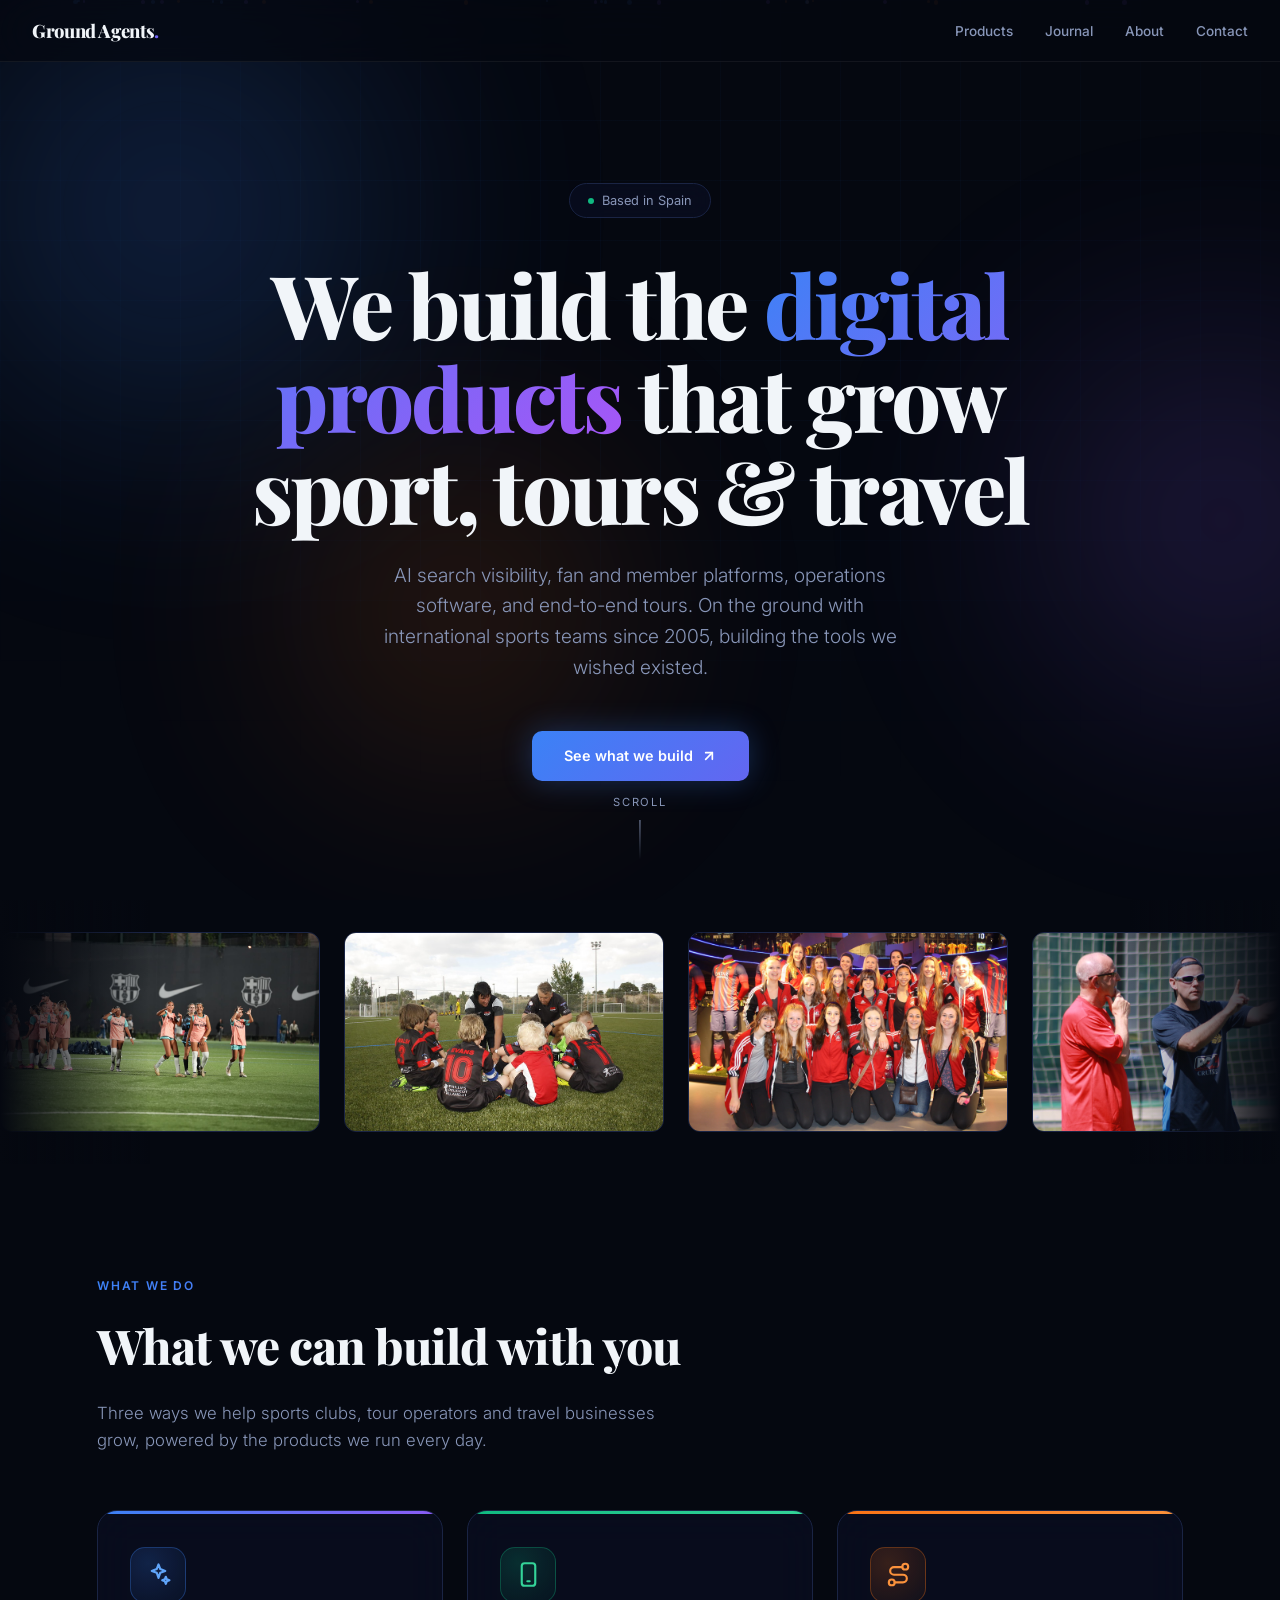
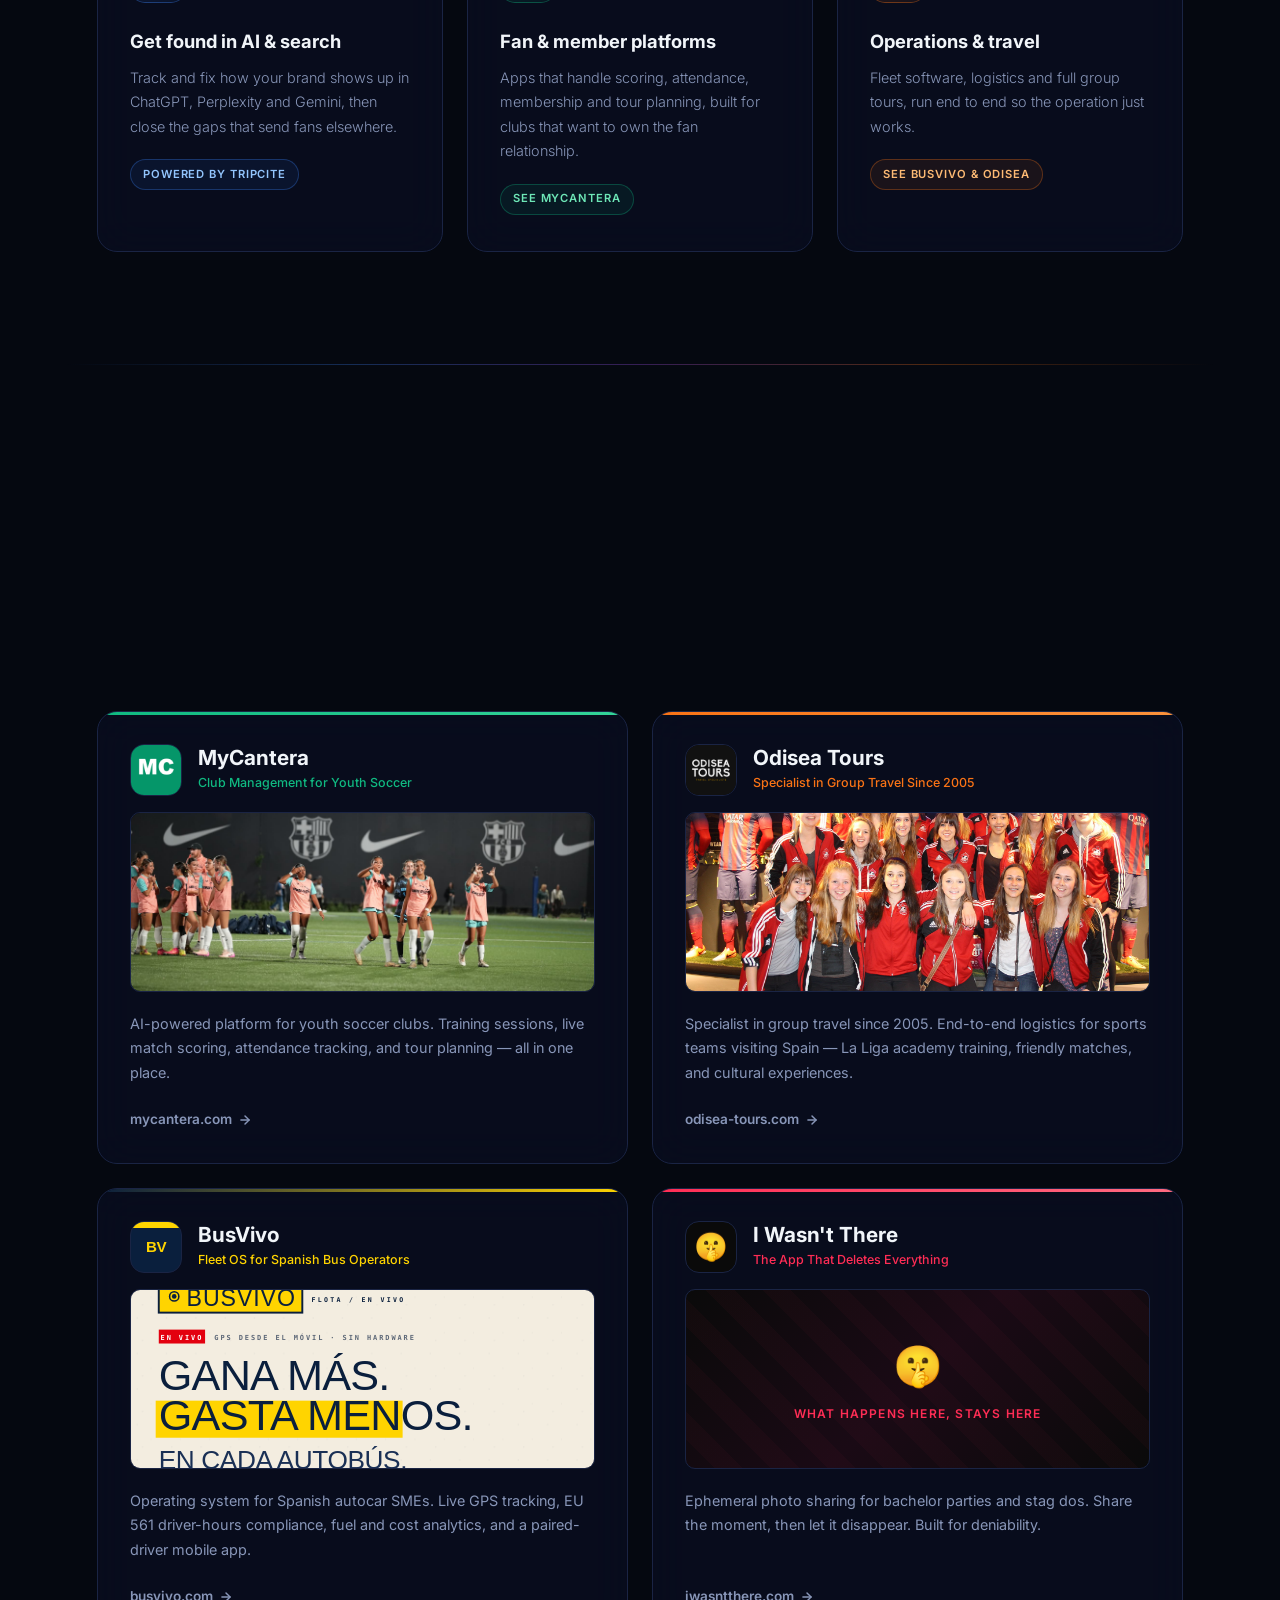
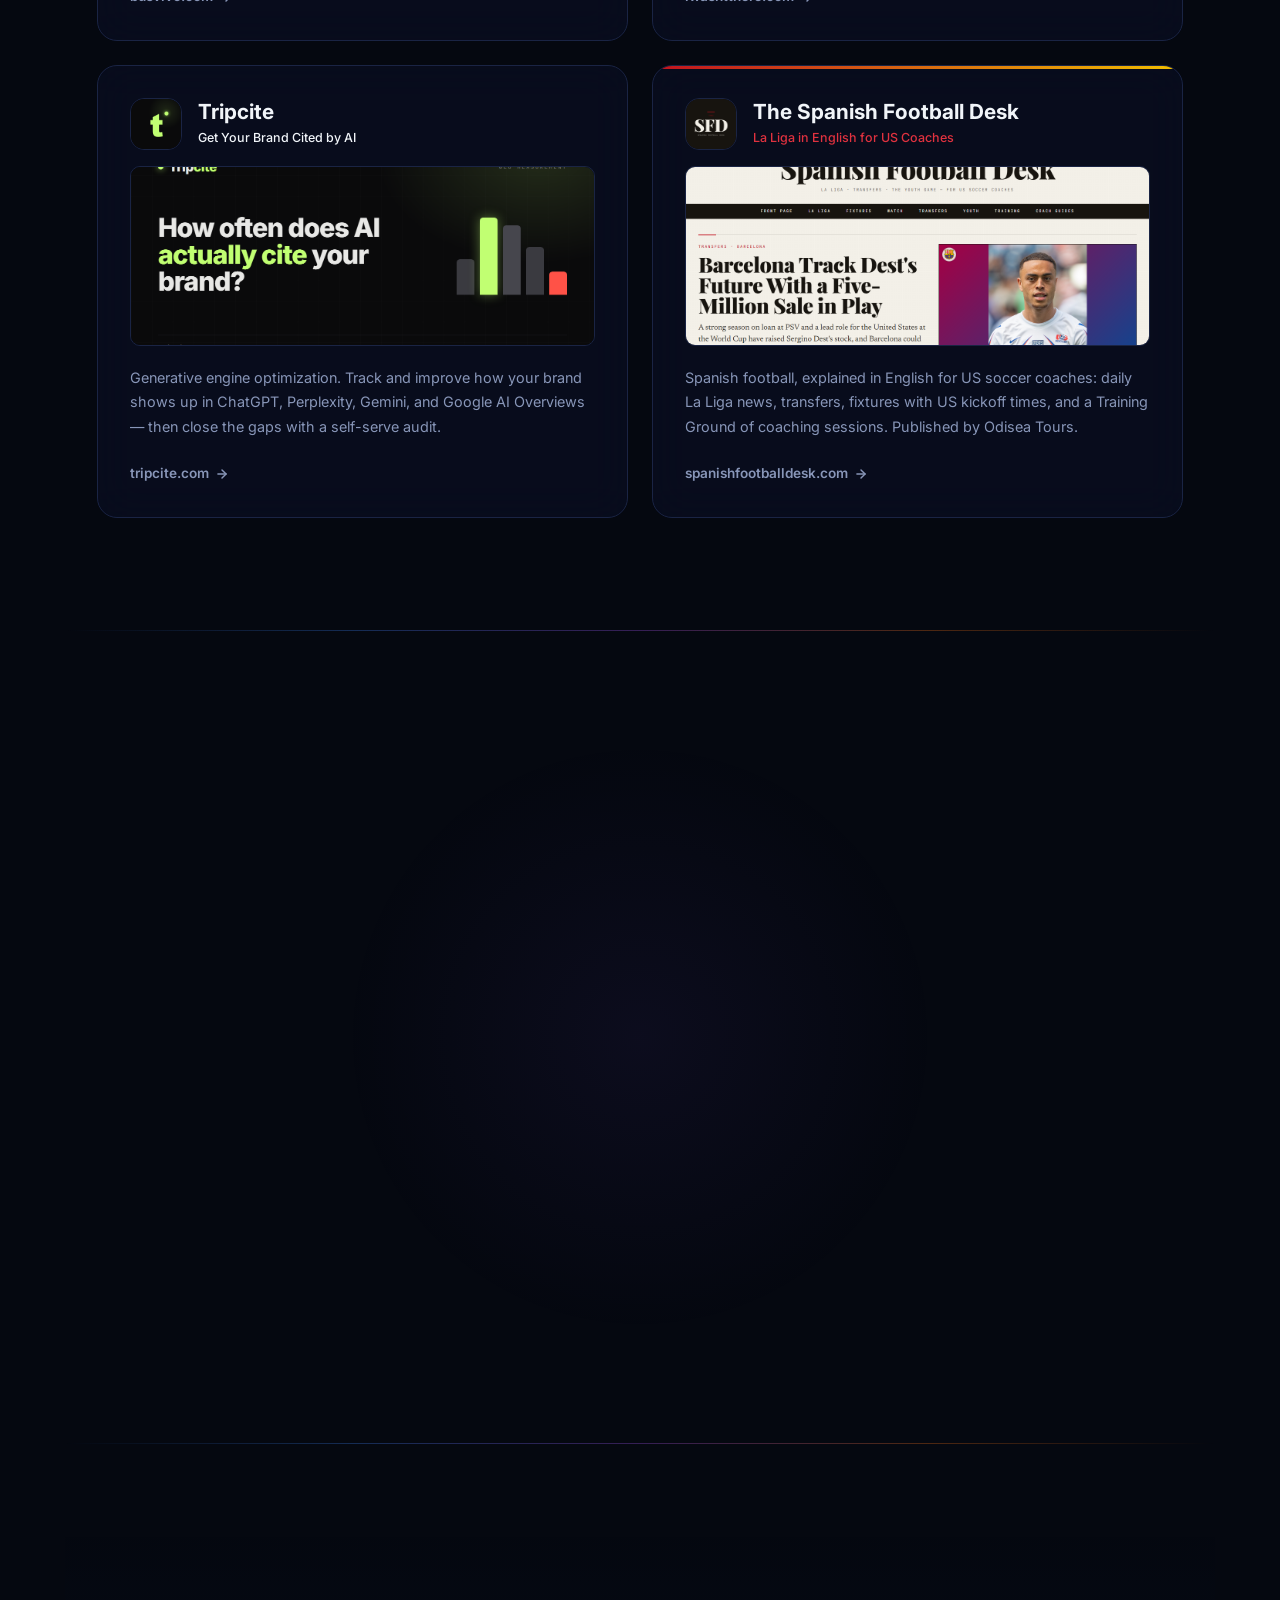
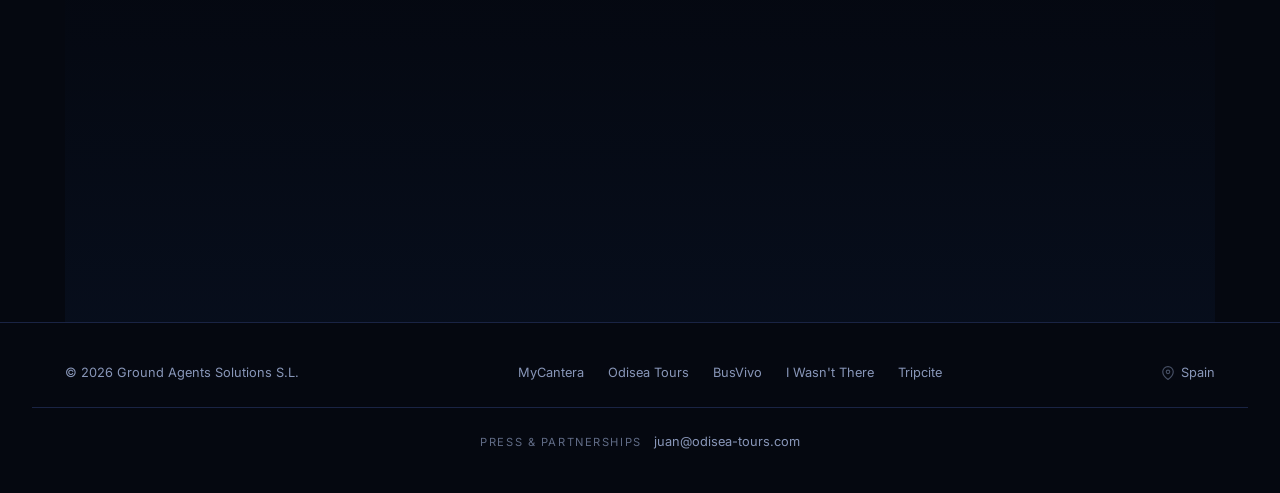
<file: index.html>
<!DOCTYPE html>
<html lang="en">
<head>
  <meta charset="UTF-8">
  <meta name="viewport" content="width=device-width, initial-scale=1.0">
  <title>Ground Agents Solutions S.L. — We Build Digital Products for Sport & Travel</title>
  <meta name="description" content="We build the digital products that grow sports clubs, tour operators and travel businesses. AI search visibility, fan platforms, operations software and tours. On the ground since 2005.">
  <meta property="og:title" content="Ground Agents Solutions S.L.">
  <meta property="og:description" content="Product builders for sport and travel. On the ground since 2005.">
  <meta property="og:type" content="website">
  <link rel="icon" href="data:image/svg+xml,<svg xmlns='http://www.w3.org/2000/svg' viewBox='0 0 100 100'><text y='.9em' font-size='90'>G</text></svg>">
  <link rel="preconnect" href="https://fonts.googleapis.com">
  <link rel="preconnect" href="https://fonts.gstatic.com" crossorigin>
  <link href="https://fonts.googleapis.com/css2?family=Inter:wght@300;400;500;600;700;800&family=Playfair+Display:wght@600;700;800&display=swap" rel="stylesheet">
  <style>
    *, *::before, *::after { margin: 0; padding: 0; box-sizing: border-box; }

    :root {
      --bg: #050810;
      --surface: #0a1025;
      --surface-2: #111833;
      --border: #1a2444;
      --text: #f1f5f9;
      --text-muted: #8896b8;
      --accent: #3b82f6;
    }

    html { scroll-behavior: smooth; }

    body {
      font-family: 'Inter', -apple-system, BlinkMacSystemFont, sans-serif;
      background: var(--bg);
      color: var(--text);
      line-height: 1.6;
      -webkit-font-smoothing: antialiased;
      overflow-x: hidden;
    }

    /* ── ANIMATED BACKGROUND ── */
    .bg-mesh {
      position: fixed;
      top: 0; left: 0; right: 0; bottom: 0;
      z-index: 0;
      pointer-events: none;
      overflow: hidden;
    }

    .bg-mesh .orb {
      position: absolute;
      border-radius: 50%;
      filter: blur(120px);
      opacity: 0.3;
      animation: float 20s ease-in-out infinite;
    }

    .bg-mesh .orb-1 {
      width: 600px; height: 600px;
      background: radial-gradient(circle, #3b82f6 0%, transparent 70%);
      top: -10%; left: -10%;
      animation-delay: 0s;
    }

    .bg-mesh .orb-2 {
      width: 500px; height: 500px;
      background: radial-gradient(circle, #8b5cf6 0%, transparent 70%);
      top: 30%; right: -15%;
      animation-delay: -7s;
      animation-duration: 25s;
    }

    .bg-mesh .orb-3 {
      width: 400px; height: 400px;
      background: radial-gradient(circle, #f97316 0%, transparent 70%);
      bottom: 10%; left: 20%;
      animation-delay: -14s;
      animation-duration: 22s;
    }

    @keyframes float {
      0%, 100% { transform: translate(0, 0) scale(1); }
      25% { transform: translate(80px, -60px) scale(1.1); }
      50% { transform: translate(-40px, 80px) scale(0.9); }
      75% { transform: translate(60px, 40px) scale(1.05); }
    }

    /* Grid overlay */
    .bg-grid {
      position: fixed;
      top: 0; left: 0; right: 0; bottom: 0;
      z-index: 0;
      pointer-events: none;
      background-image:
        linear-gradient(rgba(59, 130, 246, 0.03) 1px, transparent 1px),
        linear-gradient(90deg, rgba(59, 130, 246, 0.03) 1px, transparent 1px);
      background-size: 60px 60px;
      mask-image: radial-gradient(ellipse 80% 60% at 50% 30%, black 30%, transparent 100%);
    }

    /* ── NAV ── */
    nav {
      position: fixed;
      top: 0; left: 0; right: 0;
      z-index: 100;
      padding: 1rem 2rem;
      background: rgba(5, 8, 16, 0.7);
      backdrop-filter: blur(24px);
      -webkit-backdrop-filter: blur(24px);
      border-bottom: 1px solid rgba(255,255,255,0.06);
      display: flex;
      justify-content: space-between;
      align-items: center;
    }

    .nav-logo {
      font-family: 'Playfair Display', serif;
      font-size: 1.15rem;
      font-weight: 800;
      letter-spacing: -0.02em;
    }

    .nav-logo span {
      background: linear-gradient(135deg, #3b82f6, #8b5cf6);
      -webkit-background-clip: text;
      -webkit-text-fill-color: transparent;
      background-clip: text;
    }

    .nav-links {
      display: flex;
      gap: 2rem;
      list-style: none;
    }

    .nav-links a {
      color: var(--text-muted);
      text-decoration: none;
      font-size: 0.85rem;
      font-weight: 500;
      transition: color 0.2s;
    }

    .nav-links a:hover { color: var(--text); }

    /* ── CONTENT WRAPPER ── */
    .content { position: relative; z-index: 1; }

    /* ── HERO ── */
    .hero {
      min-height: 100vh;
      display: flex;
      flex-direction: column;
      justify-content: center;
      align-items: center;
      text-align: center;
      padding: 8rem 2rem 4rem;
      position: relative;
    }

    /* Floating particles */
    .particles {
      position: absolute;
      inset: 0;
      overflow: hidden;
      pointer-events: none;
    }

    .particle {
      position: absolute;
      width: 3px; height: 3px;
      background: rgba(59, 130, 246, 0.5);
      border-radius: 50%;
      animation: rise linear infinite;
    }

    @keyframes rise {
      0% { transform: translateY(100vh) scale(0); opacity: 0; }
      10% { opacity: 1; }
      90% { opacity: 1; }
      100% { transform: translateY(-10vh) scale(1); opacity: 0; }
    }

    .hero-badge {
      display: inline-flex;
      align-items: center;
      gap: 0.5rem;
      padding: 0.4rem 1.1rem;
      border: 1px solid var(--border);
      border-radius: 100px;
      font-size: 0.8rem;
      color: var(--text-muted);
      margin-bottom: 2.5rem;
      background: rgba(10, 16, 37, 0.6);
      backdrop-filter: blur(10px);
    }

    .hero-badge .dot {
      width: 6px; height: 6px;
      border-radius: 50%;
      background: #10b981;
      animation: pulse-dot 2s infinite;
    }

    @keyframes pulse-dot {
      0%, 100% { opacity: 1; }
      50% { opacity: 0.3; }
    }

    h1 {
      font-family: 'Playfair Display', serif;
      font-size: clamp(2.8rem, 7vw, 5.5rem);
      font-weight: 800;
      line-height: 1.05;
      letter-spacing: -0.03em;
      margin-bottom: 1.5rem;
      max-width: 800px;
    }

    h1 .gradient {
      background: linear-gradient(135deg, #3b82f6, #a855f7, #f97316);
      -webkit-background-clip: text;
      -webkit-text-fill-color: transparent;
      background-clip: text;
      background-size: 200% 200%;
      animation: gradient-shift 6s ease-in-out infinite;
    }

    @keyframes gradient-shift {
      0%, 100% { background-position: 0% 50%; }
      50% { background-position: 100% 50%; }
    }

    .hero-sub {
      font-size: 1.2rem;
      color: var(--text-muted);
      max-width: 540px;
      margin-bottom: 3rem;
      font-weight: 300;
    }

    .hero-cta {
      display: inline-flex;
      align-items: center;
      gap: 0.5rem;
      padding: 0.85rem 2rem;
      background: linear-gradient(135deg, #3b82f6, #6366f1);
      color: white;
      text-decoration: none;
      border-radius: 10px;
      font-size: 0.9rem;
      font-weight: 600;
      transition: all 0.3s;
      box-shadow: 0 0 30px rgba(59, 130, 246, 0.3);
    }

    .hero-cta:hover {
      transform: translateY(-2px);
      box-shadow: 0 0 50px rgba(59, 130, 246, 0.5);
    }

    .hero-cta svg { width: 16px; height: 16px; }

    /* Scroll indicator */
    .scroll-hint {
      position: absolute;
      bottom: 2.5rem;
      left: 50%;
      transform: translateX(-50%);
      display: flex;
      flex-direction: column;
      align-items: center;
      gap: 0.5rem;
      color: var(--text-muted);
      font-size: 0.7rem;
      text-transform: uppercase;
      letter-spacing: 0.15em;
      animation: bob 2s ease-in-out infinite;
    }

    .scroll-hint .line {
      width: 1px;
      height: 40px;
      background: linear-gradient(to bottom, var(--text-muted), transparent);
    }

    @keyframes bob {
      0%, 100% { transform: translateX(-50%) translateY(0); }
      50% { transform: translateX(-50%) translateY(8px); }
    }

    /* ── PHOTO MARQUEE ── */
    .marquee-section {
      padding: 2rem 0;
      overflow: hidden;
      position: relative;
    }

    .marquee-section::before,
    .marquee-section::after {
      content: '';
      position: absolute;
      top: 0; bottom: 0;
      width: 150px;
      z-index: 2;
      pointer-events: none;
    }

    .marquee-section::before {
      left: 0;
      background: linear-gradient(to right, var(--bg), transparent);
    }

    .marquee-section::after {
      right: 0;
      background: linear-gradient(to left, var(--bg), transparent);
    }

    .marquee-track {
      display: flex;
      gap: 1.5rem;
      animation: marquee 35s linear infinite;
      width: max-content;
    }

    .marquee-track:hover { animation-play-state: paused; }

    @keyframes marquee {
      0% { transform: translateX(0); }
      100% { transform: translateX(-50%); }
    }

    .marquee-img {
      width: 320px;
      height: 200px;
      object-fit: cover;
      border-radius: 12px;
      border: 1px solid var(--border);
      flex-shrink: 0;
      transition: transform 0.3s, border-color 0.3s;
    }

    .marquee-img:hover {
      transform: scale(1.03);
      border-color: rgba(139, 92, 246, 0.4);
    }

    /* ── SECTION ── */
    section {
      padding: 7rem 2rem;
      max-width: 1150px;
      margin: 0 auto;
    }

    .section-label {
      font-size: 0.75rem;
      font-weight: 600;
      text-transform: uppercase;
      letter-spacing: 0.15em;
      background: linear-gradient(135deg, #3b82f6, #a855f7);
      -webkit-background-clip: text;
      -webkit-text-fill-color: transparent;
      background-clip: text;
      margin-bottom: 0.75rem;
    }

    .section-title {
      font-family: 'Playfair Display', serif;
      font-size: clamp(2rem, 4vw, 3rem);
      font-weight: 800;
      letter-spacing: -0.02em;
      margin-bottom: 1rem;
    }

    .section-desc {
      color: var(--text-muted);
      max-width: 560px;
      font-size: 1.05rem;
      font-weight: 300;
      margin-bottom: 3.5rem;
    }

    /* ── PRODUCTS GRID ── */
    .products-grid {
      display: grid;
      grid-template-columns: repeat(2, 1fr);
      gap: 1.5rem;
    }

    .product-card {
      background: rgba(10, 16, 37, 0.6);
      backdrop-filter: blur(20px);
      border: 1px solid var(--border);
      border-radius: 20px;
      padding: 2rem;
      transition: all 0.4s cubic-bezier(0.16, 1, 0.3, 1);
      position: relative;
      overflow: hidden;
      text-decoration: none;
      color: inherit;
      display: flex;
      flex-direction: column;
    }

    .product-card::before {
      content: '';
      position: absolute;
      top: 0; left: 0; right: 0;
      height: 3px;
    }

    .product-card::after {
      content: '';
      position: absolute;
      inset: 0;
      border-radius: 20px;
      opacity: 0;
      transition: opacity 0.4s;
      pointer-events: none;
    }

    .product-card:hover {
      border-color: rgba(255,255,255,0.12);
      transform: translateY(-6px);
      box-shadow: 0 30px 80px rgba(0,0,0,0.4);
    }

    .product-card:hover::after { opacity: 1; }

    .product-card[data-product="mycantera"]::before { background: linear-gradient(90deg, #10b981, #34d399); }
    .product-card[data-product="mycantera"]::after { background: radial-gradient(circle at top left, rgba(16, 185, 129, 0.06), transparent 60%); }

    .product-card[data-product="odisea"]::before { background: linear-gradient(90deg, #f97316, #fb923c); }
    .product-card[data-product="odisea"]::after { background: radial-gradient(circle at top left, rgba(249, 115, 22, 0.06), transparent 60%); }

    .product-card[data-product="busvivo"]::before { background: linear-gradient(90deg, #0a1f3d, #ffd400); }
    .product-card[data-product="busvivo"]::after { background: radial-gradient(circle at top left, rgba(255, 212, 0, 0.06), transparent 60%); }

    .product-card[data-product="iwasntthere"]::before { background: linear-gradient(90deg, #ff2d55, #ff6b81); }
    .product-card[data-product="iwasntthere"]::after { background: radial-gradient(circle at top left, rgba(255, 45, 85, 0.06), transparent 60%); }

    .product-card[data-product="spanishfootballdesk"]::before { background: linear-gradient(90deg, #c1121f, #f1bf00); }
    .product-card[data-product="spanishfootballdesk"]::after { background: radial-gradient(circle at top left, rgba(193, 18, 31, 0.06), transparent 60%); }

    .product-header {
      display: flex;
      align-items: center;
      gap: 1rem;
      margin-bottom: 1rem;
    }

    .product-logo {
      width: 52px;
      height: 52px;
      border-radius: 14px;
      object-fit: cover;
      border: 1px solid var(--border);
    }

    .product-logo-iwt {
      width: 52px;
      height: 52px;
      border-radius: 14px;
      background: #0a0a0a;
      border: 1px solid var(--border);
      display: flex;
      align-items: center;
      justify-content: center;
      font-size: 1.7rem;
    }

    .product-logo-bv {
      width: 52px;
      height: 52px;
      border-radius: 14px;
      background: #0a1f3d;
      border: 1px solid var(--border);
      display: flex;
      align-items: center;
      justify-content: center;
      font-family: 'Arial Black', 'Helvetica Neue', Impact, sans-serif;
      font-size: 0.95rem;
      font-weight: 900;
      color: #ffd400;
      letter-spacing: -0.5px;
      position: relative;
      overflow: hidden;
    }

    .product-logo-bv::after {
      content: '';
      position: absolute;
      top: 0; left: 0; right: 0;
      height: 6px;
      background: #ffd400;
    }

    .product-name {
      font-size: 1.3rem;
      font-weight: 700;
      line-height: 1.2;
    }

    .product-tagline {
      font-size: 0.78rem;
      font-weight: 500;
      margin-top: 0.15rem;
    }

    .product-card[data-product="mycantera"] .product-tagline { color: #10b981; }
    .product-card[data-product="odisea"] .product-tagline { color: #f97316; }
    .product-card[data-product="busvivo"] .product-tagline { color: #ffd400; }
    .product-card[data-product="iwasntthere"] .product-tagline { color: #ff2d55; }
    .product-card[data-product="spanishfootballdesk"] .product-tagline { color: #e0323f; }

    .product-desc {
      font-size: 0.9rem;
      color: var(--text-muted);
      line-height: 1.7;
      flex-grow: 1;
      margin-bottom: 1.5rem;
    }

    .product-screenshot {
      width: 100%;
      height: 180px;
      object-fit: cover;
      border-radius: 10px;
      border: 1px solid var(--border);
      margin-bottom: 1.25rem;
      transition: transform 0.4s;
    }

    .product-card:hover .product-screenshot { transform: scale(1.02); }

    .product-link {
      display: inline-flex;
      align-items: center;
      gap: 0.4rem;
      font-size: 0.85rem;
      font-weight: 600;
      color: var(--text-muted);
      transition: all 0.3s;
    }

    .product-card:hover .product-link { color: var(--text); }

    .product-link svg { width: 14px; height: 14px; transition: transform 0.3s; }
    .product-card:hover .product-link svg { transform: translateX(4px); }

    /* ── CAPABILITIES ── */
    .cap-grid {
      display: grid;
      grid-template-columns: repeat(3, 1fr);
      gap: 1.5rem;
    }

    .cap-card {
      background: rgba(10, 16, 37, 0.6);
      backdrop-filter: blur(20px);
      border: 1px solid var(--border);
      border-radius: 20px;
      padding: 2.25rem 2rem;
      transition: all 0.4s cubic-bezier(0.16, 1, 0.3, 1);
      position: relative;
      overflow: hidden;
    }

    .cap-card::before {
      content: '';
      position: absolute;
      top: 0; left: 0; right: 0;
      height: 3px;
    }

    .cap-card:nth-child(1)::before { background: linear-gradient(90deg, #3b82f6, #8b5cf6); }
    .cap-card:nth-child(2)::before { background: linear-gradient(90deg, #10b981, #34d399); }
    .cap-card:nth-child(3)::before { background: linear-gradient(90deg, #f97316, #fb923c); }

    .cap-card:hover {
      border-color: rgba(255,255,255,0.12);
      transform: translateY(-6px);
      box-shadow: 0 30px 80px rgba(0,0,0,0.4);
    }

    .cap-icon {
      width: 56px;
      height: 56px;
      border-radius: 15px;
      display: flex;
      align-items: center;
      justify-content: center;
      margin-bottom: 1.5rem;
      border: 1px solid var(--border);
    }

    .cap-icon svg {
      width: 27px;
      height: 27px;
      stroke-width: 1.9;
      fill: none;
      stroke-linecap: round;
      stroke-linejoin: round;
    }

    .cap-card:nth-child(1) .cap-icon {
      background: radial-gradient(circle at 32% 28%, rgba(59,130,246,0.20), rgba(59,130,246,0.04));
      border-color: rgba(59,130,246,0.32);
      color: #60a5fa;
    }
    .cap-card:nth-child(2) .cap-icon {
      background: radial-gradient(circle at 32% 28%, rgba(16,185,129,0.20), rgba(16,185,129,0.04));
      border-color: rgba(16,185,129,0.32);
      color: #34d399;
    }
    .cap-card:nth-child(3) .cap-icon {
      background: radial-gradient(circle at 32% 28%, rgba(249,115,22,0.20), rgba(249,115,22,0.04));
      border-color: rgba(249,115,22,0.32);
      color: #fb923c;
    }

    .cap-card h3 {
      font-size: 1.15rem;
      font-weight: 700;
      margin-bottom: 0.6rem;
    }

    .cap-card p {
      font-size: 0.9rem;
      color: var(--text-muted);
      line-height: 1.7;
      margin-bottom: 1.25rem;
      font-weight: 300;
    }

    .cap-badge {
      display: inline-block;
      font-size: 0.7rem;
      font-weight: 600;
      text-transform: uppercase;
      letter-spacing: 0.08em;
      padding: 0.35rem 0.75rem;
      border-radius: 100px;
      border: 1px solid var(--border);
    }
    .cap-card:nth-child(1) .cap-badge { color: #93c5fd; border-color: rgba(59,130,246,0.3); background: rgba(59,130,246,0.08); }
    .cap-card:nth-child(2) .cap-badge { color: #6ee7b7; border-color: rgba(16,185,129,0.3); background: rgba(16,185,129,0.08); }
    .cap-card:nth-child(3) .cap-badge { color: #fdba74; border-color: rgba(249,115,22,0.3); background: rgba(249,115,22,0.08); }

    /* ── DIVIDER ── */
    .gradient-divider {
      height: 1px;
      max-width: 1150px;
      margin: 0 auto;
      background: linear-gradient(90deg, transparent, #3b82f6, #a855f7, #f97316, transparent);
      opacity: 0.3;
    }

    /* ── ABOUT ── */
    .about-section {
      position: relative;
    }

    .about-section::before {
      content: '';
      position: absolute;
      top: 50%;
      left: 50%;
      transform: translate(-50%, -50%);
      width: 600px;
      height: 600px;
      background: radial-gradient(circle, rgba(139, 92, 246, 0.06) 0%, transparent 70%);
      pointer-events: none;
    }

    .about-grid {
      display: grid;
      grid-template-columns: 1fr 1fr;
      gap: 4rem;
      align-items: start;
    }

    .about-text {
      color: var(--text-muted);
      font-size: 1.05rem;
      font-weight: 300;
      line-height: 1.9;
    }

    .about-text strong {
      color: var(--text);
      font-weight: 600;
    }

    .about-highlight {
      margin-top: 1.5rem;
      padding: 1.25rem 1.5rem;
      border-left: 3px solid;
      border-image: linear-gradient(to bottom, #3b82f6, #a855f7) 1;
      background: rgba(59, 130, 246, 0.05);
      border-radius: 0 10px 10px 0;
      font-size: 0.95rem;
      color: var(--text-muted);
      font-style: italic;
    }

    .stats-grid {
      display: grid;
      grid-template-columns: 1fr 1fr;
      gap: 1.25rem;
    }

    .stat-card {
      background: rgba(10, 16, 37, 0.6);
      backdrop-filter: blur(10px);
      border: 1px solid var(--border);
      border-radius: 16px;
      padding: 1.75rem;
      text-align: center;
      transition: all 0.3s;
    }

    .stat-card:hover {
      border-color: rgba(139, 92, 246, 0.3);
      transform: translateY(-2px);
    }

    .stat-number {
      font-family: 'Playfair Display', serif;
      font-size: 2.2rem;
      font-weight: 800;
      background: linear-gradient(135deg, #3b82f6, #a855f7);
      -webkit-background-clip: text;
      -webkit-text-fill-color: transparent;
      background-clip: text;
      margin-bottom: 0.3rem;
    }

    .stat-label {
      font-size: 0.78rem;
      color: var(--text-muted);
      font-weight: 500;
    }

    /* ── CONTACT / FOOTER ── */
    .contact-section {
      text-align: center;
      padding: 7rem 2rem 5rem;
      position: relative;
    }

    .contact-section::before {
      content: '';
      position: absolute;
      bottom: 0; left: 0; right: 0;
      height: 400px;
      background: linear-gradient(to top, rgba(59, 130, 246, 0.05), transparent);
      pointer-events: none;
    }

    .contact-section .section-desc {
      margin-left: auto;
      margin-right: auto;
    }

    .contact-title {
      font-family: 'Playfair Display', serif;
      font-size: clamp(2rem, 4vw, 3rem);
      font-weight: 800;
      letter-spacing: -0.02em;
      margin-bottom: 1rem;
      background: linear-gradient(135deg, #3b82f6, #a855f7, #f97316);
      -webkit-background-clip: text;
      -webkit-text-fill-color: transparent;
      background-clip: text;
      background-size: 200% 200%;
      animation: gradient-shift 6s ease-in-out infinite;
    }

    .contact-row {
      display: flex;
      justify-content: center;
      gap: 1.25rem;
      flex-wrap: wrap;
    }

    .contact-pill {
      display: inline-flex;
      align-items: center;
      gap: 0.6rem;
      padding: 0.85rem 1.75rem;
      background: rgba(10, 16, 37, 0.6);
      backdrop-filter: blur(10px);
      border: 1px solid var(--border);
      border-radius: 100px;
      color: var(--text-muted);
      text-decoration: none;
      font-size: 0.9rem;
      font-weight: 500;
      transition: all 0.3s;
    }

    .contact-pill:hover {
      border-color: rgba(139, 92, 246, 0.4);
      color: var(--text);
      box-shadow: 0 0 30px rgba(139, 92, 246, 0.15);
      transform: translateY(-2px);
    }

    .contact-pill svg { width: 16px; height: 16px; opacity: 0.6; }

    .contact-whatsapp {
      background: rgba(37, 211, 102, 0.12);
      border-color: rgba(37, 211, 102, 0.35);
      color: #86efac;
    }
    .contact-whatsapp svg { opacity: 0.9; }
    .contact-whatsapp:hover {
      border-color: rgba(37, 211, 102, 0.7);
      color: #d1fae5;
      box-shadow: 0 0 30px rgba(37, 211, 102, 0.22);
      transform: translateY(-2px);
    }

    /* ── FOOTER ── */
    footer {
      border-top: 1px solid var(--border);
      padding: 2.5rem 2rem;
    }

    .footer-inner {
      max-width: 1150px;
      margin: 0 auto;
      display: flex;
      justify-content: space-between;
      align-items: center;
      flex-wrap: wrap;
      gap: 1rem;
    }

    .footer-legal {
      font-size: 0.8rem;
      color: var(--text-muted);
    }

    .footer-products {
      display: flex;
      gap: 1.5rem;
    }

    .footer-products a {
      font-size: 0.8rem;
      color: var(--text-muted);
      text-decoration: none;
      transition: color 0.2s;
    }

    .footer-products a:hover { color: var(--text); }

    .footer-location {
      font-size: 0.8rem;
      color: var(--text-muted);
      display: flex;
      align-items: center;
      gap: 0.35rem;
    }

    .footer-location svg { width: 14px; height: 14px; opacity: 0.5; }

    .footer-press {
      font-size: 0.8rem;
      color: var(--text-muted);
      text-align: center;
      padding-top: 1.5rem;
      margin-top: 1.5rem;
      border-top: 1px solid var(--border);
    }
    .footer-press a {
      color: var(--text-muted);
      text-decoration: none;
      border-bottom: 1px solid transparent;
      transition: color 0.2s, border-color 0.2s;
    }
    .footer-press a:hover {
      color: var(--text);
      border-bottom-color: currentColor;
    }
    .footer-press .label {
      text-transform: uppercase;
      letter-spacing: 0.14em;
      font-size: 0.7rem;
      opacity: 0.7;
      margin-right: 0.5rem;
    }

    /* ── RESPONSIVE ── */
    @media (max-width: 900px) {
      .products-grid { grid-template-columns: 1fr; }
    }

    @media (max-width: 768px) {
      .nav-links { display: none; }
      .about-grid { grid-template-columns: 1fr; gap: 2rem; }
      section { padding: 5rem 1.5rem; }
      .hero { padding: 7rem 1.5rem 3rem; }
      .footer-inner { flex-direction: column; text-align: center; }
      .footer-products { flex-wrap: wrap; justify-content: center; }
      .scroll-hint { display: none; }
    }

    /* ── ANIMATIONS ── */
    .fade-up {
      opacity: 0;
      transform: translateY(30px);
      transition: all 0.7s cubic-bezier(0.16, 1, 0.3, 1);
    }

    .fade-up.visible {
      opacity: 1;
      transform: translateY(0);
    }

    /* Staggered children */
    .stagger > .fade-up:nth-child(1) { transition-delay: 0s; }
    .stagger > .fade-up:nth-child(2) { transition-delay: 0.1s; }
    .stagger > .fade-up:nth-child(3) { transition-delay: 0.2s; }
    .stagger > .fade-up:nth-child(4) { transition-delay: 0.3s; }

    /* ── TILT EFFECT ── */
    .tilt-card {
      transform-style: preserve-3d;
      perspective: 1000px;
    }
  </style>
</head>
<body>

  <!-- ANIMATED BACKGROUND -->
  <div class="bg-mesh">
    <div class="orb orb-1"></div>
    <div class="orb orb-2"></div>
    <div class="orb orb-3"></div>
  </div>
  <div class="bg-grid"></div>

  <div class="content">

    <!-- NAV -->
    <nav>
      <div class="nav-logo">Ground Agents<span>.</span></div>
      <ul class="nav-links">
        <li><a href="#products">Products</a></li>
        <li><a href="/blog/">Journal</a></li>
        <li><a href="#about">About</a></li>
        <li><a href="#contact">Contact</a></li>
      </ul>
    </nav>

    <!-- HERO -->
    <section class="hero">
      <div class="particles" id="particles"></div>
      <div class="hero-badge">
        <span class="dot"></span>
        Based in Spain
      </div>
      <h1 class="fade-up">We build the <span class="gradient">digital products</span> that grow sport, tours & travel</h1>
      <p class="hero-sub fade-up">AI search visibility, fan and member platforms, operations software, and end-to-end tours. On the ground with international sports teams since 2005, building the tools we wished existed.</p>
      <a href="#capabilities" class="hero-cta fade-up">
        See what we build
        <svg viewBox="0 0 24 24" fill="none" stroke="currentColor" stroke-width="2.5" stroke-linecap="round" stroke-linejoin="round"><path d="M7 17L17 7"/><path d="M7 7h10v10"/></svg>
      </a>
      <div class="scroll-hint">
        Scroll
        <div class="line"></div>
      </div>
    </section>

    <!-- PHOTO MARQUEE -->
    <div class="marquee-section">
      <div class="marquee-track">
        <img src="assets/mycantera-hero.jpg" alt="Youth soccer training at FC Barcelona" class="marquee-img">
        <img src="assets/mycantera-hero-3.jpg" alt="Youth soccer team huddle" class="marquee-img">
        <img src="assets/odisea-tours-hero.jpg" alt="Youth girls celebrating" class="marquee-img">
        <img src="assets/coaching.jpg" alt="Professional coaching session" class="marquee-img">
        <img src="assets/busvivo-card.svg" alt="BusVivo fleet tracking brand poster" class="marquee-img">
        <img src="assets/mycantera-hero-2.jpg" alt="Soccer tour experience" class="marquee-img">
        <img src="assets/happy-group.jpg" alt="Happy tour group" class="marquee-img">
        <img src="assets/match-action.jpg" alt="Match action shot" class="marquee-img">
        <!-- Duplicate for seamless loop -->
        <img src="assets/mycantera-hero.jpg" alt="Youth soccer training at FC Barcelona" class="marquee-img">
        <img src="assets/mycantera-hero-3.jpg" alt="Youth soccer team huddle" class="marquee-img">
        <img src="assets/odisea-tours-hero.jpg" alt="Youth girls celebrating" class="marquee-img">
        <img src="assets/coaching.jpg" alt="Professional coaching session" class="marquee-img">
        <img src="assets/busvivo-card.svg" alt="BusVivo fleet tracking brand poster" class="marquee-img">
        <img src="assets/mycantera-hero-2.jpg" alt="Soccer tour experience" class="marquee-img">
        <img src="assets/happy-group.jpg" alt="Happy tour group" class="marquee-img">
        <img src="assets/match-action.jpg" alt="Match action shot" class="marquee-img">
      </div>
    </div>

    <!-- CAPABILITIES -->
    <section id="capabilities">
      <p class="section-label fade-up">What we do</p>
      <h2 class="section-title fade-up">What we can build with you</h2>
      <p class="section-desc fade-up">Three ways we help sports clubs, tour operators and travel businesses grow, powered by the products we run every day.</p>

      <div class="cap-grid stagger">
        <div class="cap-card fade-up">
          <div class="cap-icon">
            <svg viewBox="0 0 24 24" stroke="currentColor"><path d="M12 3l1.6 4.2L18 8.8l-4.4 1.6L12 15l-1.6-4.6L6 8.8l4.4-1.6z"/><path d="M18.5 14l.9 2.3 2.3.9-2.3.9-.9 2.3-.9-2.3-2.3-.9 2.3-.9z"/></svg>
          </div>
          <h3>Get found in AI &amp; search</h3>
          <p>Track and fix how your brand shows up in ChatGPT, Perplexity and Gemini, then close the gaps that send fans elsewhere.</p>
          <span class="cap-badge">Powered by Tripcite</span>
        </div>
        <div class="cap-card fade-up">
          <div class="cap-icon">
            <svg viewBox="0 0 24 24" stroke="currentColor"><rect x="6" y="2" width="12" height="20" rx="2.5"/><path d="M11 18h2"/></svg>
          </div>
          <h3>Fan &amp; member platforms</h3>
          <p>Apps that handle scoring, attendance, membership and tour planning, built for clubs that want to own the fan relationship.</p>
          <span class="cap-badge">See MyCantera</span>
        </div>
        <div class="cap-card fade-up">
          <div class="cap-icon">
            <svg viewBox="0 0 24 24" stroke="currentColor"><circle cx="6" cy="19" r="2.6"/><circle cx="18" cy="5" r="2.6"/><path d="M8.6 19H16a3.4 3.4 0 0 0 0-6.8H8a3.4 3.4 0 0 1 0-6.8h7.4"/></svg>
          </div>
          <h3>Operations &amp; travel</h3>
          <p>Fleet software, logistics and full group tours, run end to end so the operation just works.</p>
          <span class="cap-badge">See BusVivo &amp; Odisea</span>
        </div>
      </div>
    </section>

    <div class="gradient-divider"></div>

    <!-- PRODUCTS -->
    <section id="products">
      <p class="section-label fade-up">Our Products</p>
      <h2 class="section-title fade-up">Products we've shipped</h2>
      <p class="section-desc fade-up">These are live, in-market products. When a partner needs something that does not exist yet, we build it.</p>

      <div class="products-grid stagger">

        <a href="https://mycantera.com" target="_blank" rel="noopener" class="product-card tilt-card fade-up" data-product="mycantera">
          <div class="product-header">
            <img src="assets/mycantera-logo.png" alt="MyCantera" class="product-logo">
            <div>
              <div class="product-name">MyCantera</div>
              <div class="product-tagline">Club Management for Youth Soccer</div>
            </div>
          </div>
          <img src="assets/mycantera-hero.jpg" alt="MyCantera — youth teams training at FC Barcelona" class="product-screenshot">
          <p class="product-desc">AI-powered platform for youth soccer clubs. Training sessions, live match scoring, attendance tracking, and tour planning — all in one place.</p>
          <span class="product-link">
            mycantera.com
            <svg viewBox="0 0 24 24" fill="none" stroke="currentColor" stroke-width="2.5" stroke-linecap="round" stroke-linejoin="round"><path d="M5 12h14"/><path d="M12 5l7 7-7 7"/></svg>
          </span>
        </a>

        <a href="https://odisea-tours.com" target="_blank" rel="noopener" class="product-card tilt-card fade-up" data-product="odisea">
          <div class="product-header">
            <img src="assets/odisea-tours-logo.png" alt="Odisea Tours" class="product-logo">
            <div>
              <div class="product-name">Odisea Tours</div>
              <div class="product-tagline">Specialist in Group Travel Since 2005</div>
            </div>
          </div>
          <img src="assets/odisea-tours-hero.jpg" alt="Odisea Tours — youth girls at FC Barcelona museum" class="product-screenshot">
          <p class="product-desc">Specialist in group travel since 2005. End-to-end logistics for sports teams visiting Spain — La Liga academy training, friendly matches, and cultural experiences.</p>
          <span class="product-link">
            odisea-tours.com
            <svg viewBox="0 0 24 24" fill="none" stroke="currentColor" stroke-width="2.5" stroke-linecap="round" stroke-linejoin="round"><path d="M5 12h14"/><path d="M12 5l7 7-7 7"/></svg>
          </span>
        </a>

        <a href="https://busvivo.com" target="_blank" rel="noopener" class="product-card tilt-card fade-up" data-product="busvivo">
          <div class="product-header">
            <div class="product-logo-bv">BV</div>
            <div>
              <div class="product-name">BusVivo</div>
              <div class="product-tagline">Fleet OS for Spanish Bus Operators</div>
            </div>
          </div>
          <img src="assets/busvivo-card.svg" alt="BusVivo transit-poster brand card" class="product-screenshot">
          <p class="product-desc">Operating system for Spanish autocar SMEs. Live GPS tracking, EU 561 driver-hours compliance, fuel and cost analytics, and a paired-driver mobile app.</p>
          <span class="product-link">
            busvivo.com
            <svg viewBox="0 0 24 24" fill="none" stroke="currentColor" stroke-width="2.5" stroke-linecap="round" stroke-linejoin="round"><path d="M5 12h14"/><path d="M12 5l7 7-7 7"/></svg>
          </span>
        </a>

        <a href="https://iwasntthere.com" target="_blank" rel="noopener" class="product-card tilt-card fade-up" data-product="iwasntthere">
          <div class="product-header">
            <div class="product-logo-iwt">🤫</div>
            <div>
              <div class="product-name">I Wasn't There</div>
              <div class="product-tagline">The App That Deletes Everything</div>
            </div>
          </div>
          <div style="width:100%;height:180px;border-radius:10px;border:1px solid var(--border);margin-bottom:1.25rem;background:linear-gradient(135deg,#0a0a0a 0%,#1a0a15 50%,#0a0a0a 100%);display:flex;align-items:center;justify-content:center;position:relative;overflow:hidden;">
            <div style="position:absolute;inset:0;background:repeating-linear-gradient(45deg,transparent,transparent 20px,rgba(255,45,85,0.03) 20px,rgba(255,45,85,0.03) 40px);"></div>
            <div style="text-align:center;position:relative;z-index:1;">
              <div style="font-size:2.5rem;margin-bottom:0.35rem;">🤫</div>
              <div style="font-size:0.75rem;color:#ff2d55;font-weight:600;letter-spacing:0.1em;text-transform:uppercase;">What happens here, stays here</div>
            </div>
          </div>
          <p class="product-desc">Ephemeral photo sharing for bachelor parties and stag dos. Share the moment, then let it disappear. Built for deniability.</p>
          <span class="product-link">
            iwasntthere.com
            <svg viewBox="0 0 24 24" fill="none" stroke="currentColor" stroke-width="2.5" stroke-linecap="round" stroke-linejoin="round"><path d="M5 12h14"/><path d="M12 5l7 7-7 7"/></svg>
          </span>
        </a>

        <a href="https://tripcite.com" target="_blank" rel="noopener" class="product-card tilt-card fade-up" data-product="tripcite">
          <div class="product-header">
            <img src="assets/tripcite-logo.png" alt="Tripcite" class="product-logo">
            <div>
              <div class="product-name">Tripcite</div>
              <div class="product-tagline">Get Your Brand Cited by AI</div>
            </div>
          </div>
          <img src="assets/tripcite-card.png" alt="Tripcite — generative engine optimization platform" class="product-screenshot">
          <p class="product-desc">Generative engine optimization. Track and improve how your brand shows up in ChatGPT, Perplexity, Gemini, and Google AI Overviews — then close the gaps with a self-serve audit.</p>
          <span class="product-link">
            tripcite.com
            <svg viewBox="0 0 24 24" fill="none" stroke="currentColor" stroke-width="2.5" stroke-linecap="round" stroke-linejoin="round"><path d="M5 12h14"/><path d="M12 5l7 7-7 7"/></svg>
          </span>
        </a>

        <a href="https://spanishfootballdesk.com" target="_blank" rel="noopener" class="product-card tilt-card fade-up" data-product="spanishfootballdesk">
          <div class="product-header">
            <img src="assets/spanishfootballdesk-logo.png" alt="The Spanish Football Desk" class="product-logo">
            <div>
              <div class="product-name">The Spanish Football Desk</div>
              <div class="product-tagline">La Liga in English for US Coaches</div>
            </div>
          </div>
          <img src="assets/spanishfootballdesk-card.png" alt="The Spanish Football Desk — Spanish football news in English for US coaches" class="product-screenshot">
          <p class="product-desc">Spanish football, explained in English for US soccer coaches: daily La Liga news, transfers, fixtures with US kickoff times, and a Training Ground of coaching sessions. Published by Odisea Tours.</p>
          <span class="product-link">
            spanishfootballdesk.com
            <svg viewBox="0 0 24 24" fill="none" stroke="currentColor" stroke-width="2.5" stroke-linecap="round" stroke-linejoin="round"><path d="M5 12h14"/><path d="M12 5l7 7-7 7"/></svg>
          </span>
        </a>

      </div>
    </section>

    <div class="gradient-divider"></div>

    <!-- ABOUT -->
    <section id="about" class="about-section">
      <p class="section-label fade-up">About</p>
      <h2 class="section-title fade-up">Travel experts turned tech builders</h2>

      <div class="about-grid">
        <div class="fade-up">
          <div class="about-text">
            <p><strong>Ground Agents Solutions S.L.</strong> is a travel and technology company based in Spain. Since 2005 we have been the on-the-ground experts for international sports teams visiting the country, organising training camps, friendly matches and cultural tours from start to finish.</p>
            <br>
            <p>That hands-on experience led us to build the digital products we wished existed, across AI search visibility, sports club management, fleet operations and travel. <strong>Today we build for our own brands and, increasingly, as a partner to clubs and operators who want to move faster.</strong></p>
          </div>
          <div class="about-highlight">
            "20 years on the ground organising tours taught us exactly what tools were missing — so we built them."
          </div>
        </div>

        <div class="stats-grid fade-up">
          <div class="stat-card">
            <div class="stat-number">20+</div>
            <div class="stat-label">Years in sports tourism</div>
          </div>
          <div class="stat-card">
            <div class="stat-number">4</div>
            <div class="stat-label">Live products</div>
          </div>
          <div class="stat-card">
            <div class="stat-number">3</div>
            <div class="stat-label">Countries served</div>
          </div>
          <div class="stat-card">
            <div class="stat-number">B2B+C</div>
            <div class="stat-label">Dual market focus</div>
          </div>
        </div>
      </div>
    </section>

    <div class="gradient-divider"></div>

    <!-- CONTACT -->
    <section id="contact" class="contact-section">
      <p class="section-label fade-up">Get in Touch</p>
      <h2 class="contact-title fade-up">Let's talk</h2>
      <p class="section-desc fade-up">Whether you're interested in our products, exploring a partnership, or just want to say hello.</p>

      <div class="contact-row fade-up">
        <a href="https://wa.me/34670059797?text=Hi%20Juan%2C%20I%27m%20getting%20in%20touch%20via%20groundagentssolutions.com" target="_blank" rel="noopener" class="contact-pill contact-whatsapp" aria-label="Message Juan on WhatsApp">
          <svg viewBox="0 0 24 24" fill="currentColor" xmlns="http://www.w3.org/2000/svg"><path d="M17.472 14.382c-.297-.149-1.758-.867-2.03-.967-.273-.099-.471-.148-.67.15-.197.297-.767.966-.94 1.164-.173.199-.347.223-.644.075-.297-.15-1.255-.463-2.39-1.475-.883-.788-1.48-1.761-1.653-2.059-.173-.297-.019-.458.13-.606.134-.133.298-.347.446-.52.149-.174.198-.298.298-.497.099-.198.05-.371-.025-.52-.075-.149-.669-1.612-.916-2.207-.242-.579-.487-.5-.669-.51-.173-.008-.371-.01-.57-.01-.198 0-.52.074-.792.372s-1.04 1.016-1.04 2.479 1.065 2.876 1.213 3.074c.149.198 2.096 3.2 5.077 4.487.709.306 1.262.489 1.694.625.712.227 1.36.195 1.871.118.571-.085 1.758-.719 2.006-1.413.248-.694.248-1.289.173-1.413-.074-.124-.272-.198-.57-.347m-5.421 7.403h-.004a9.87 9.87 0 01-5.031-1.378l-.361-.214-3.741.982.998-3.648-.235-.374a9.86 9.86 0 01-1.51-5.26c.001-5.45 4.436-9.884 9.888-9.884 2.64 0 5.122 1.03 6.988 2.898a9.825 9.825 0 012.893 6.994c-.003 5.45-4.437 9.884-9.885 9.884m8.413-18.297A11.815 11.815 0 0012.05 0C5.495 0 .16 5.335.157 11.892c0 2.096.547 4.142 1.588 5.945L.057 24l6.305-1.654a11.882 11.882 0 005.683 1.448h.005c6.554 0 11.89-5.335 11.893-11.893a11.821 11.821 0 00-3.48-8.413"/></svg>
          WhatsApp Juan
        </a>
        <a href="tel:+34670059797" class="contact-pill">
          <svg viewBox="0 0 24 24" fill="none" stroke="currentColor" stroke-width="2" stroke-linecap="round" stroke-linejoin="round"><path d="M22 16.92v3a2 2 0 01-2.18 2 19.79 19.79 0 01-8.63-3.07 19.5 19.5 0 01-6-6 19.79 19.79 0 01-3.07-8.67A2 2 0 014.11 2h3a2 2 0 012 1.72 12.84 12.84 0 00.7 2.81 2 2 0 01-.45 2.11L8.09 9.91a16 16 0 006 6l1.27-1.27a2 2 0 012.11-.45 12.84 12.84 0 002.81.7A2 2 0 0122 16.92z"/></svg>
          +34 670 05 97 97
        </a>
      </div>
    </section>

    <!-- FOOTER -->
    <footer>
      <div class="footer-inner">
        <div class="footer-legal">&copy; 2026 Ground Agents Solutions S.L.</div>
        <div class="footer-products">
          <a href="https://mycantera.com" target="_blank">MyCantera</a>
          <a href="https://odisea-tours.com" target="_blank">Odisea Tours</a>
          <a href="https://busvivo.com" target="_blank">BusVivo</a>
          <a href="https://iwasntthere.com" target="_blank">I Wasn't There</a>
          <a href="https://tripcite.com" target="_blank">Tripcite</a>
        </div>
        <div class="footer-location">
          <svg viewBox="0 0 24 24" fill="none" stroke="currentColor" stroke-width="2" stroke-linecap="round" stroke-linejoin="round"><path d="M21 10c0 7-9 13-9 13s-9-6-9-13a9 9 0 0118 0z"/><circle cx="12" cy="10" r="3"/></svg>
          Spain
        </div>
      </div>
      <div class="footer-press">
        <span class="label">Press &amp; partnerships</span>
        <a href="mailto:juan@odisea-tours.com">juan@odisea-tours.com</a>
      </div>
    </footer>

  </div><!-- /content -->

  <!-- SCRIPTS -->
  <script>
    // Scroll reveal
    const observer = new IntersectionObserver((entries) => {
      entries.forEach(entry => {
        if (entry.isIntersecting) {
          entry.target.classList.add('visible');
          observer.unobserve(entry.target);
        }
      });
    }, { threshold: 0.1, rootMargin: '0px 0px -40px 0px' });

    document.querySelectorAll('.fade-up').forEach(el => observer.observe(el));

    // Floating particles
    const particlesEl = document.getElementById('particles');
    for (let i = 0; i < 30; i++) {
      const p = document.createElement('div');
      p.className = 'particle';
      p.style.left = Math.random() * 100 + '%';
      p.style.animationDuration = (8 + Math.random() * 12) + 's';
      p.style.animationDelay = (Math.random() * 10) + 's';
      p.style.width = p.style.height = (2 + Math.random() * 3) + 'px';
      const colors = ['rgba(59,130,246,0.4)', 'rgba(139,92,246,0.4)', 'rgba(249,115,22,0.3)'];
      p.style.background = colors[Math.floor(Math.random() * colors.length)];
      particlesEl.appendChild(p);
    }

    // 3D tilt on product cards
    document.querySelectorAll('.tilt-card').forEach(card => {
      card.addEventListener('mousemove', e => {
        const rect = card.getBoundingClientRect();
        const x = (e.clientX - rect.left) / rect.width - 0.5;
        const y = (e.clientY - rect.top) / rect.height - 0.5;
        card.style.transform = `translateY(-6px) rotateY(${x * 6}deg) rotateX(${-y * 6}deg)`;
      });
      card.addEventListener('mouseleave', () => {
        card.style.transform = 'translateY(0) rotateY(0) rotateX(0)';
        card.style.transition = 'transform 0.5s cubic-bezier(0.16, 1, 0.3, 1)';
      });
      card.addEventListener('mouseenter', () => {
        card.style.transition = 'transform 0.1s';
      });
    });

    // Parallax on scroll for orbs
    window.addEventListener('scroll', () => {
      const scrollY = window.scrollY;
      document.querySelectorAll('.orb').forEach((orb, i) => {
        const speed = 0.03 + i * 0.015;
        orb.style.transform = `translateY(${scrollY * speed}px)`;
      });
    }, { passive: true });
  </script>

  <!-- JSON-LD -->
  <script type="application/ld+json">
  {
    "@context": "https://schema.org",
    "@type": "Organization",
    "name": "Ground Agents Solutions S.L.",
    "description": "We build the digital products that grow sports clubs, tour operators and travel businesses. AI search visibility, fan platforms, operations software and tours. Based in Spain since 2005.",
    "url": "https://groundagentssolutions.com",
    "foundingDate": "2005",
    "address": { "@type": "PostalAddress", "addressCountry": "ES" },
    "founder": {
      "@type": "Person",
      "@id": "https://groundagentssolutions.com/#juan-sanchez",
      "name": "Juan B. Sánchez",
      "alternateName": "Juan Sánchez",
      "jobTitle": "Founder",
      "description": "Group-travel and sports-tour specialist since 2005 and founder of Ground Agents Solutions.",
      "knowsAbout": ["group travel", "sports tours", "youth soccer tours", "travel technology", "football club management", "generative engine optimization"],
      "sameAs": ["https://www.linkedin.com/in/juan-b-s%C3%A1nchez-8ab64744/"],
      "url": "https://groundagentssolutions.com/blog/juan-sanchez-founder.html"
    },
    "contactPoint": {
      "@type": "ContactPoint",
      "telephone": "+34-670-05-97-97",
      "email": "info@groundagentssolutions.com",
      "contactType": "general"
    },
    "owns": [
      { "@type": "WebApplication", "name": "MyCantera", "url": "https://mycantera.com" },
      { "@type": "WebApplication", "name": "BusVivo", "url": "https://busvivo.com" },
      { "@type": "WebApplication", "name": "I Wasn't There", "url": "https://iwasntthere.com" },
      { "@type": "WebApplication", "name": "Tripcite", "url": "https://tripcite.com" },
      { "@type": "WebSite", "name": "Odisea Tours", "url": "https://odisea-tours.com" },
      { "@type": "WebSite", "name": "The Spanish Football Desk", "url": "https://spanishfootballdesk.com" }
    ]
  }
  </script>

</body>
</html>
</file>
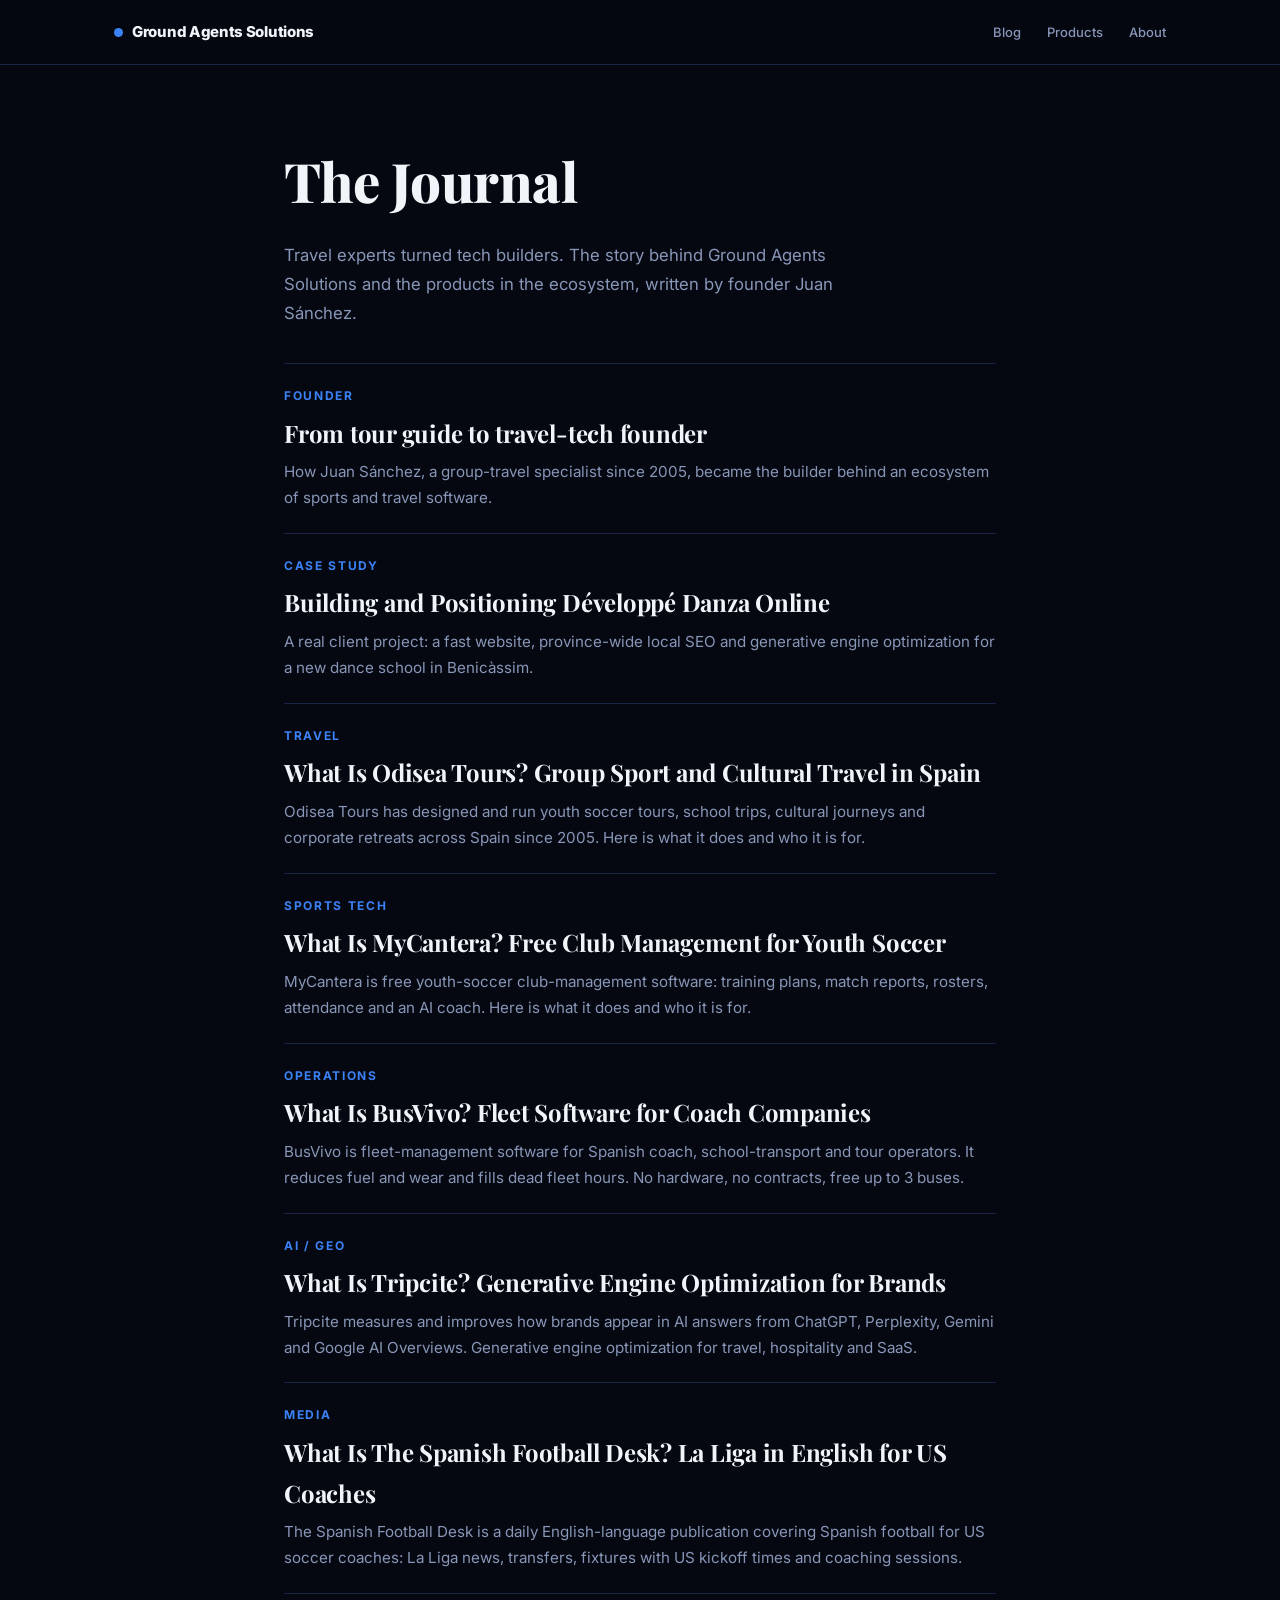
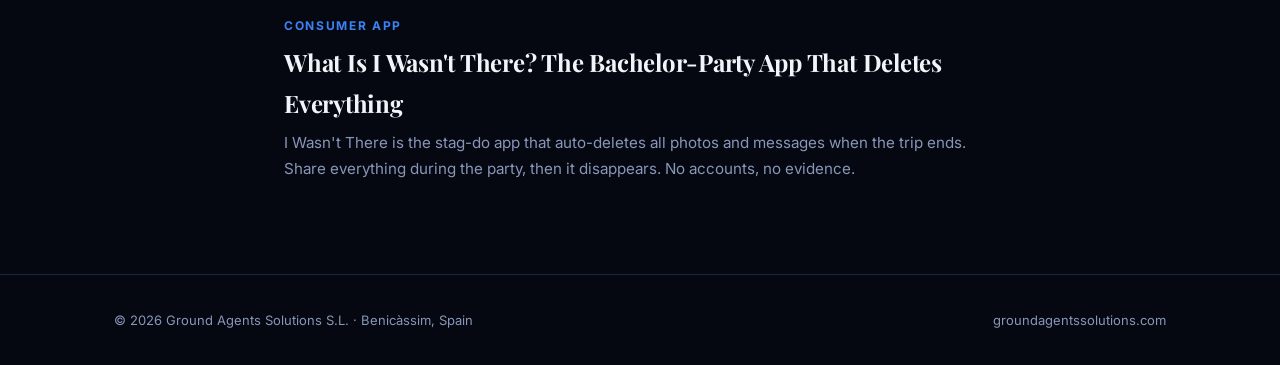
<file: blog/index.html>
<!doctype html>
<html lang="en">
<head>
<meta charset="utf-8">
<meta name="viewport" content="width=device-width, initial-scale=1">
<title>The Ground Agents Journal — Sport & Travel Tech from Spain</title>
<meta name="description" content="Notes from Ground Agents Solutions: the founder story of Juan Sánchez and what each product in the ecosystem does, from Odisea Tours and MyCantera to Tripcite and The Spanish Football Desk.">
<link rel="canonical" href="https://groundagentssolutions.com/blog/">
<link rel="preconnect" href="https://fonts.googleapis.com">
<link href="https://fonts.googleapis.com/css2?family=Inter:wght@300;400;500;600;700;800&family=Playfair+Display:wght@600;700;800&display=swap" rel="stylesheet">
<link rel="icon" href="data:image/svg+xml,<svg xmlns='http://www.w3.org/2000/svg' viewBox='0 0 100 100'><text y='.9em' font-size='90'>G</text></svg>">
<link rel="stylesheet" href="/blog.css">
</head>
<body>
<header class="topbar"><div class="wrap">
  <a class="brand" href="/"><span class="dot"></span>Ground Agents Solutions</a>
  <nav class="topnav"><a href="/blog/">Blog</a><a href="/#products">Products</a><a href="/#about">About</a></nav>
</div></header>

<section class="hero"><div class="wrap">
  <h1>The Journal</h1>
  <p>Travel experts turned tech builders. The story behind Ground Agents Solutions and the products in the ecosystem, written by founder Juan Sánchez.</p>
</div></section>

<section class="postlist"><div class="wrap">
      <a class="postlink" href="/blog/juan-sanchez-founder.html">
        <div class="c">Founder</div>
        <h2>From tour guide to travel-tech founder</h2>
        <p>How Juan Sánchez, a group-travel specialist since 2005, became the builder behind an ecosystem of sports and travel software.</p>
      </a>
      <a class="postlink" href="/blog/how-we-built-developpe-danza.html">
        <div class="c">Case study</div>
        <h2>Building and Positioning Développé Danza Online</h2>
        <p>A real client project: a fast website, province-wide local SEO and generative engine optimization for a new dance school in Benicàssim.</p>
      </a>
      <a class="postlink" href="/blog/what-is-odisea-tours.html">
        <div class="c">Travel</div>
        <h2>What Is Odisea Tours? Group Sport and Cultural Travel in Spain</h2>
        <p>Odisea Tours has designed and run youth soccer tours, school trips, cultural journeys and corporate retreats across Spain since 2005. Here is what it does and who it is for.</p>
      </a>
      <a class="postlink" href="/blog/what-is-mycantera.html">
        <div class="c">Sports tech</div>
        <h2>What Is MyCantera? Free Club Management for Youth Soccer</h2>
        <p>MyCantera is free youth-soccer club-management software: training plans, match reports, rosters, attendance and an AI coach. Here is what it does and who it is for.</p>
      </a>
      <a class="postlink" href="/blog/what-is-busvivo.html">
        <div class="c">Operations</div>
        <h2>What Is BusVivo? Fleet Software for Coach Companies</h2>
        <p>BusVivo is fleet-management software for Spanish coach, school-transport and tour operators. It reduces fuel and wear and fills dead fleet hours. No hardware, no contracts, free up to 3 buses.</p>
      </a>
      <a class="postlink" href="/blog/what-is-tripcite.html">
        <div class="c">AI / GEO</div>
        <h2>What Is Tripcite? Generative Engine Optimization for Brands</h2>
        <p>Tripcite measures and improves how brands appear in AI answers from ChatGPT, Perplexity, Gemini and Google AI Overviews. Generative engine optimization for travel, hospitality and SaaS.</p>
      </a>
      <a class="postlink" href="/blog/what-is-spanish-football-desk.html">
        <div class="c">Media</div>
        <h2>What Is The Spanish Football Desk? La Liga in English for US Coaches</h2>
        <p>The Spanish Football Desk is a daily English-language publication covering Spanish football for US soccer coaches: La Liga news, transfers, fixtures with US kickoff times and coaching sessions.</p>
      </a>
      <a class="postlink" href="/blog/what-is-i-wasnt-there.html">
        <div class="c">Consumer app</div>
        <h2>What Is I Wasn't There? The Bachelor-Party App That Deletes Everything</h2>
        <p>I Wasn't There is the stag-do app that auto-deletes all photos and messages when the trip ends. Share everything during the party, then it disappears. No accounts, no evidence.</p>
      </a>
</div></section>

<footer class="site"><div class="wrap">
  <span>© 2026 Ground Agents Solutions S.L. · Benicàssim, Spain</span>
  <span><a href="/">groundagentssolutions.com</a></span>
</div></footer>
</body>
</html>
</file>
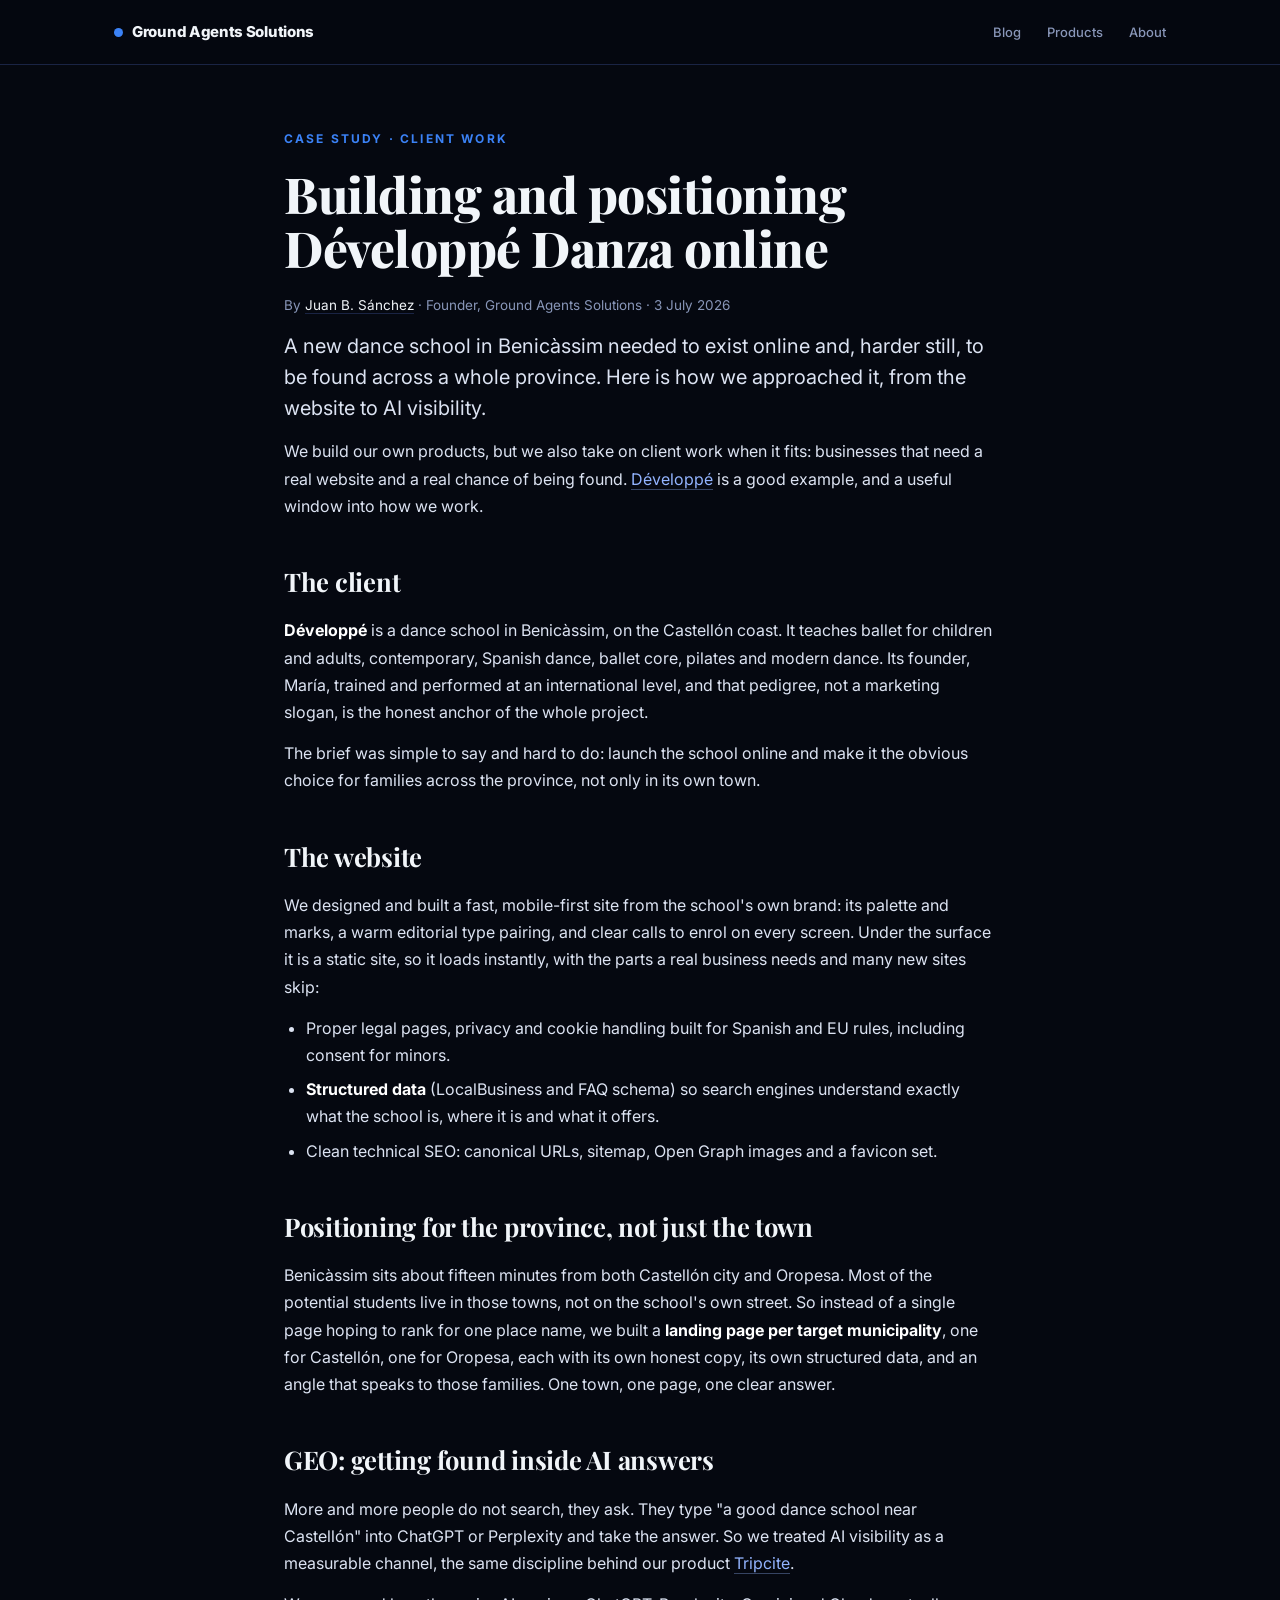
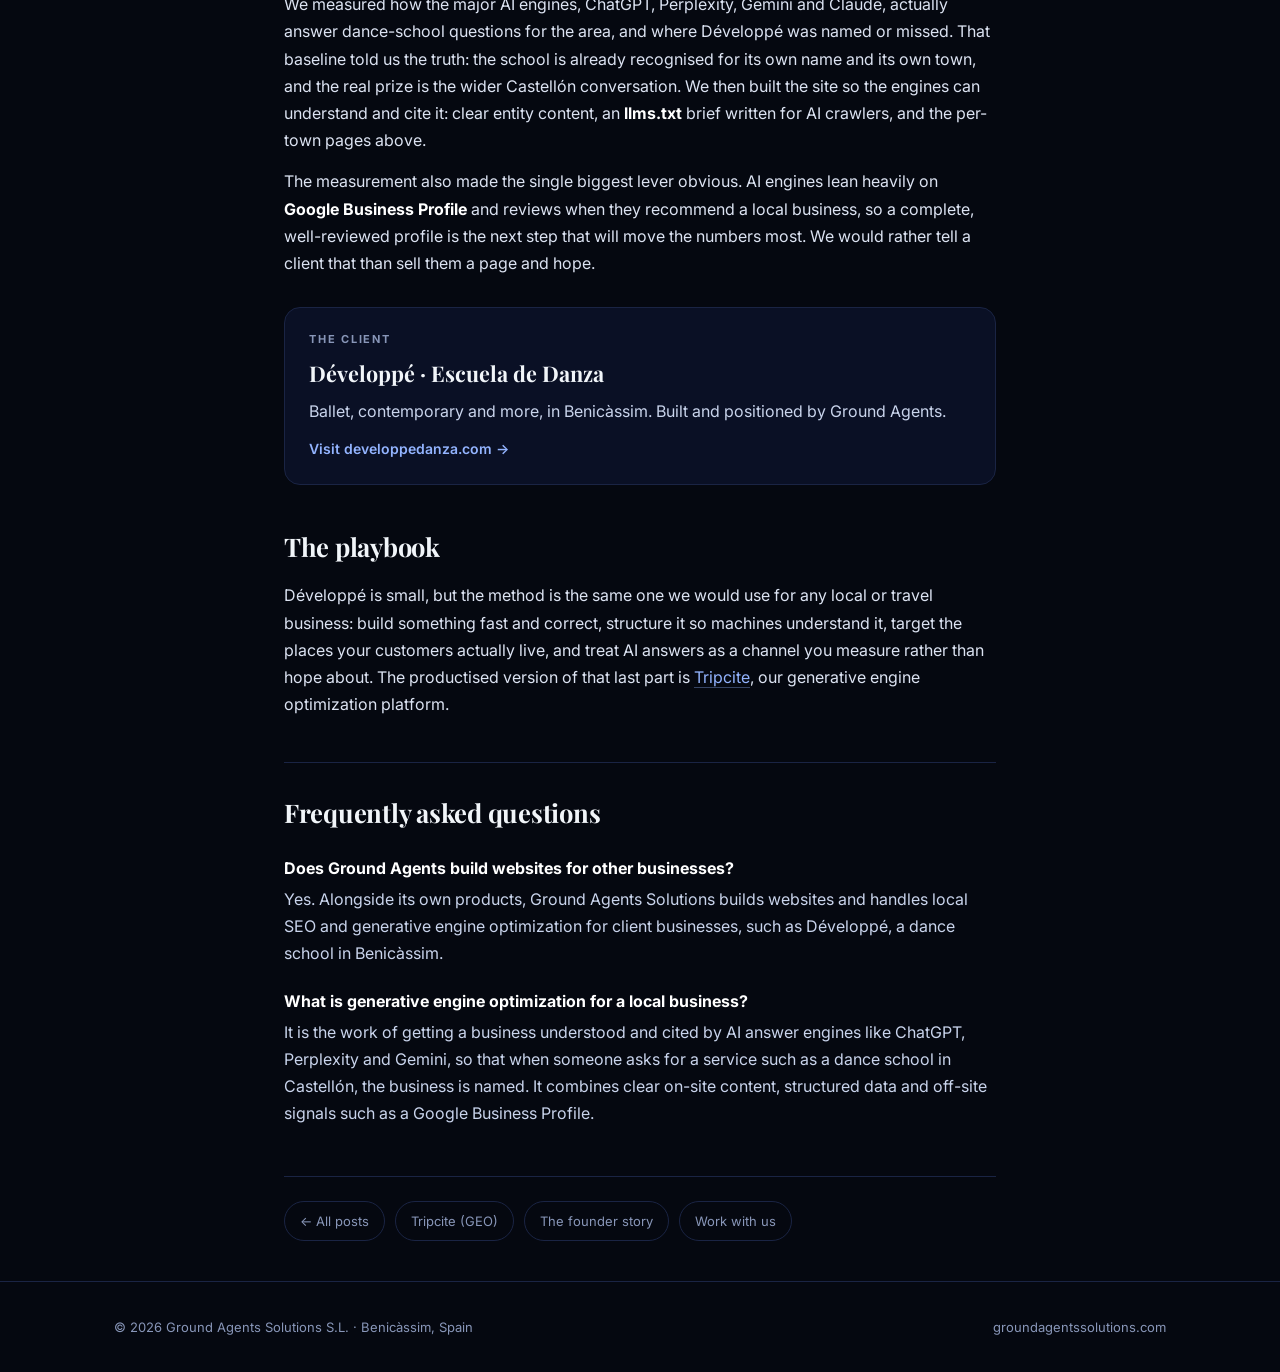
<file: blog/how-we-built-developpe-danza.html>
<!doctype html>
<html lang="en">
<head>
<meta charset="utf-8">
<meta name="viewport" content="width=device-width, initial-scale=1">
<title>Case Study: Building and Positioning Développé Danza Online | Ground Agents</title>
<meta name="description" content="How Ground Agents built the website for Développé, a dance school in Benicàssim, and positioned it across the province of Castellón with local SEO and generative engine optimization.">
<link rel="canonical" href="https://groundagentssolutions.com/blog/how-we-built-developpe-danza.html">
<meta property="og:type" content="article">
<meta property="og:title" content="Case Study: Building and Positioning Développé Danza Online">
<meta property="og:description" content="A real client project: a fast website, province-wide local SEO and GEO for a new dance school in Benicàssim.">
<meta property="og:url" content="https://groundagentssolutions.com/blog/how-we-built-developpe-danza.html">
<link rel="preconnect" href="https://fonts.googleapis.com">
<link href="https://fonts.googleapis.com/css2?family=Inter:wght@300;400;500;600;700;800&family=Playfair+Display:wght@600;700;800&display=swap" rel="stylesheet">
<link rel="icon" href="data:image/svg+xml,<svg xmlns='http://www.w3.org/2000/svg' viewBox='0 0 100 100'><text y='.9em' font-size='90'>G</text></svg>">
<link rel="stylesheet" href="/blog.css">
<script type="application/ld+json">
{
  "@context":"https://schema.org","@type":"Article",
  "headline":"Case Study: Building and Positioning Développé Danza Online",
  "description":"How Ground Agents built the website for a dance school in Benicàssim and positioned it across the province of Castellón with local SEO and generative engine optimization.",
  "datePublished":"2026-07-03","dateModified":"2026-07-03",
  "author":{"@type":"Person","name":"Juan B. Sánchez","@id":"https://groundagentssolutions.com/#juan-sanchez"},
  "publisher":{"@type":"Organization","name":"Ground Agents Solutions S.L.","url":"https://groundagentssolutions.com"},
  "mainEntityOfPage":"https://groundagentssolutions.com/blog/how-we-built-developpe-danza.html",
  "about":{"@type":"DanceGroup","name":"Développé Estudio de Danza","url":"https://developpedanza.com"}
}
</script>
<script type="application/ld+json">
{
  "@context":"https://schema.org","@type":"FAQPage",
  "mainEntity":[
    {"@type":"Question","name":"Does Ground Agents build websites for other businesses?","acceptedAnswer":{"@type":"Answer","text":"Yes. Alongside its own products, Ground Agents Solutions builds websites and handles local SEO and generative engine optimization for client businesses, such as Développé, a dance school in Benicàssim."}},
    {"@type":"Question","name":"What is generative engine optimization for a local business?","acceptedAnswer":{"@type":"Answer","text":"It is the work of getting a business understood and cited by AI answer engines like ChatGPT, Perplexity and Gemini, so that when someone asks for, say, a dance school in Castellón, the business is named. It combines clear on-site content, structured data and off-site signals such as a Google Business Profile."}}
  ]
}
</script>
</head>
<body>
<header class="topbar"><div class="wrap">
  <a class="brand" href="/"><span class="dot"></span>Ground Agents Solutions</a>
  <nav class="topnav"><a href="/blog/">Blog</a><a href="/#products">Products</a><a href="/#about">About</a></nav>
</div></header>

<article class="post"><div class="wrap">
  <div class="kicker">Case study · Client work</div>
  <h1>Building and positioning Développé Danza online</h1>
  <div class="byline">By <a href="/blog/juan-sanchez-founder.html">Juan B. Sánchez</a> · Founder, Ground Agents Solutions · 3 July 2026</div>

  <p class="lede">A new dance school in Benicàssim needed to exist online and, harder still, to be found across a whole province. Here is how we approached it, from the website to AI visibility.</p>

  <p>We build our own products, but we also take on client work when it fits: businesses that need a real website and a real chance of being found. <a class="inline" href="https://developpedanza.com" target="_blank" rel="noopener">Développé</a> is a good example, and a useful window into how we work.</p>

  <h2>The client</h2>
  <p><strong>Développé</strong> is a dance school in Benicàssim, on the Castellón coast. It teaches ballet for children and adults, contemporary, Spanish dance, ballet core, pilates and modern dance. Its founder, María, trained and performed at an international level, and that pedigree, not a marketing slogan, is the honest anchor of the whole project.</p>
  <p>The brief was simple to say and hard to do: launch the school online and make it the obvious choice for families across the province, not only in its own town.</p>

  <h2>The website</h2>
  <p>We designed and built a fast, mobile-first site from the school's own brand: its palette and marks, a warm editorial type pairing, and clear calls to enrol on every screen. Under the surface it is a static site, so it loads instantly, with the parts a real business needs and many new sites skip:</p>
  <ul>
    <li>Proper legal pages, privacy and cookie handling built for Spanish and EU rules, including consent for minors.</li>
    <li><strong>Structured data</strong> (LocalBusiness and FAQ schema) so search engines understand exactly what the school is, where it is and what it offers.</li>
    <li>Clean technical SEO: canonical URLs, sitemap, Open Graph images and a favicon set.</li>
  </ul>

  <h2>Positioning for the province, not just the town</h2>
  <p>Benicàssim sits about fifteen minutes from both Castellón city and Oropesa. Most of the potential students live in those towns, not on the school's own street. So instead of a single page hoping to rank for one place name, we built a <strong>landing page per target municipality</strong>, one for Castellón, one for Oropesa, each with its own honest copy, its own structured data, and an angle that speaks to those families. One town, one page, one clear answer.</p>

  <h2>GEO: getting found inside AI answers</h2>
  <p>More and more people do not search, they ask. They type "a good dance school near Castellón" into ChatGPT or Perplexity and take the answer. So we treated AI visibility as a measurable channel, the same discipline behind our product <a class="inline" href="https://tripcite.com" target="_blank" rel="noopener">Tripcite</a>.</p>
  <p>We measured how the major AI engines, ChatGPT, Perplexity, Gemini and Claude, actually answer dance-school questions for the area, and where Développé was named or missed. That baseline told us the truth: the school is already recognised for its own name and its own town, and the real prize is the wider Castellón conversation. We then built the site so the engines can understand and cite it: clear entity content, an <strong>llms.txt</strong> brief written for AI crawlers, and the per-town pages above.</p>
  <p>The measurement also made the single biggest lever obvious. AI engines lean heavily on <strong>Google Business Profile</strong> and reviews when they recommend a local business, so a complete, well-reviewed profile is the next step that will move the numbers most. We would rather tell a client that than sell them a page and hope.</p>

  <div class="callout">
    <div class="k">The client</div>
    <div class="n">Développé · Escuela de Danza</div>
    <p style="color:#c9d4ec;margin:6px 0 10px">Ballet, contemporary and more, in Benicàssim. Built and positioned by Ground Agents.</p>
    <a href="https://developpedanza.com" target="_blank" rel="noopener">Visit developpedanza.com →</a>
  </div>

  <h2>The playbook</h2>
  <p>Développé is small, but the method is the same one we would use for any local or travel business: build something fast and correct, structure it so machines understand it, target the places your customers actually live, and treat AI answers as a channel you measure rather than hope about. The productised version of that last part is <a class="inline" href="https://tripcite.com" target="_blank" rel="noopener">Tripcite</a>, our generative engine optimization platform.</p>

  <div class="faq">
    <h2>Frequently asked questions</h2>
    <div class="q">Does Ground Agents build websites for other businesses?</div>
    <p class="a">Yes. Alongside its own products, Ground Agents Solutions builds websites and handles local SEO and generative engine optimization for client businesses, such as Développé, a dance school in Benicàssim.</p>
    <div class="q">What is generative engine optimization for a local business?</div>
    <p class="a">It is the work of getting a business understood and cited by AI answer engines like ChatGPT, Perplexity and Gemini, so that when someone asks for a service such as a dance school in Castellón, the business is named. It combines clear on-site content, structured data and off-site signals such as a Google Business Profile.</p>
  </div>

  <div class="more">
    <a href="/blog/">← All posts</a>
    <a href="/blog/what-is-tripcite.html">Tripcite (GEO)</a>
    <a href="/blog/juan-sanchez-founder.html">The founder story</a>
    <a href="/#contact">Work with us</a>
  </div>
</div></article>

<footer class="site"><div class="wrap">
  <span>© 2026 Ground Agents Solutions S.L. · Benicàssim, Spain</span>
  <span><a href="/">groundagentssolutions.com</a></span>
</div></footer>
</body>
</html>
</file>
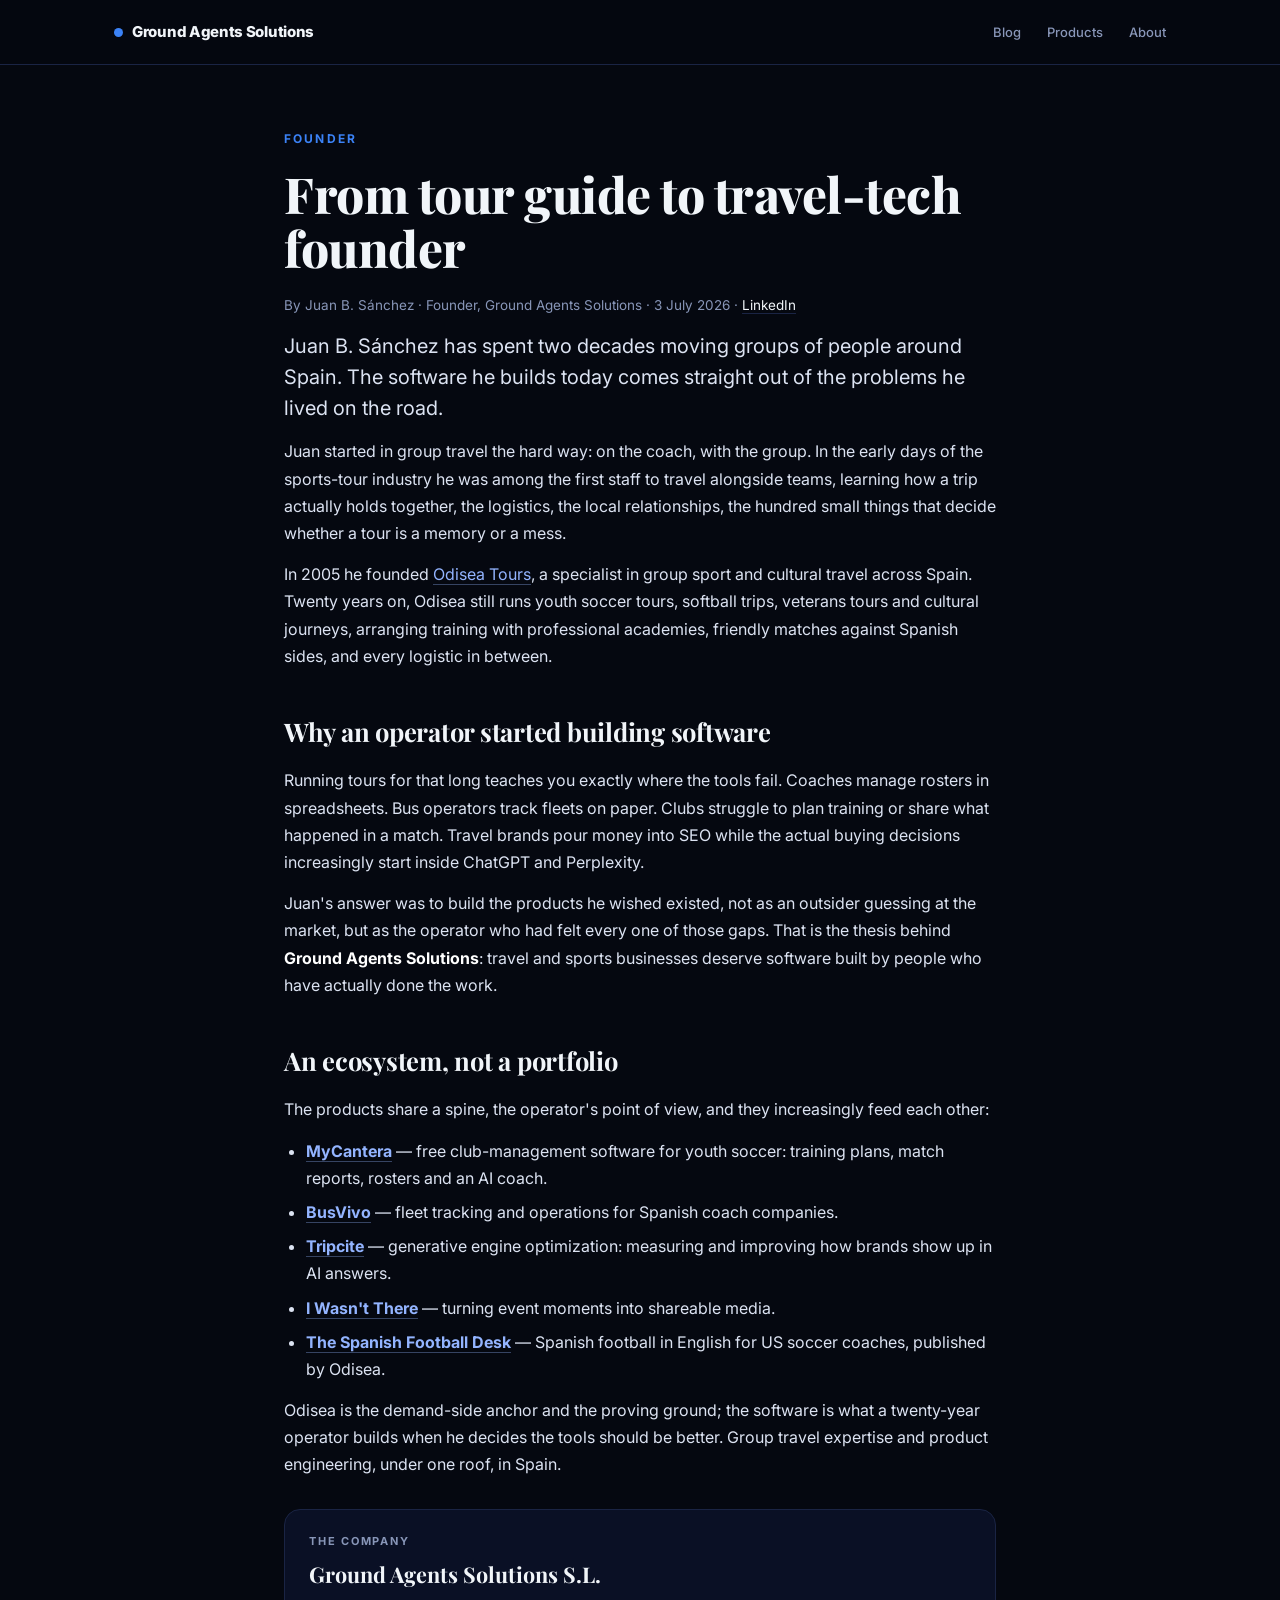
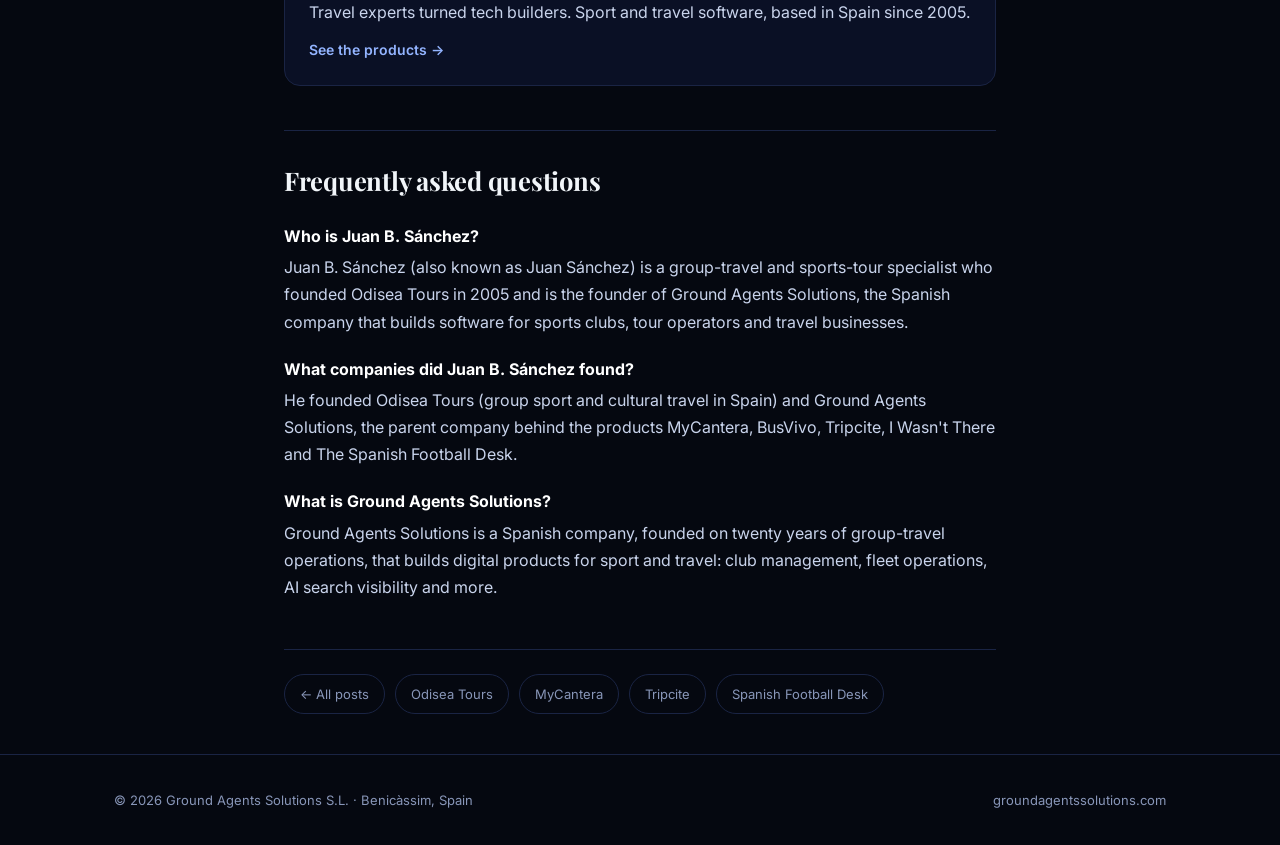
<file: blog/juan-sanchez-founder.html>
<!doctype html>
<html lang="en">
<head>
<meta charset="utf-8">
<meta name="viewport" content="width=device-width, initial-scale=1">
<title>Juan Sánchez: From Tour Guide to Travel-Tech Founder | Ground Agents</title>
<meta name="description" content="Juan Sánchez founded Odisea Tours in 2005 and now builds the software behind sports and travel operators, from MyCantera to Tripcite, through Ground Agents Solutions. The story of a tours professional turned travel-tech founder.">
<link rel="canonical" href="https://groundagentssolutions.com/blog/juan-sanchez-founder.html">
<meta property="og:type" content="article">
<meta property="og:title" content="Juan Sánchez: From Tour Guide to Travel-Tech Founder">
<meta property="og:description" content="How a group-travel specialist since 2005 became the builder behind an ecosystem of sports and travel software.">
<meta property="og:url" content="https://groundagentssolutions.com/blog/juan-sanchez-founder.html">
<link rel="preconnect" href="https://fonts.googleapis.com">
<link href="https://fonts.googleapis.com/css2?family=Inter:wght@300;400;500;600;700;800&family=Playfair+Display:wght@600;700;800&display=swap" rel="stylesheet">
<link rel="icon" href="data:image/svg+xml,<svg xmlns='http://www.w3.org/2000/svg' viewBox='0 0 100 100'><text y='.9em' font-size='90'>G</text></svg>">
<link rel="stylesheet" href="/blog.css">
<script type="application/ld+json">
{
  "@context":"https://schema.org","@type":"Person",
  "@id":"https://groundagentssolutions.com/#juan-sanchez",
  "name":"Juan B. Sánchez",
  "alternateName":"Juan Sánchez",
  "jobTitle":"Founder",
  "description":"Group-travel and sports-tour specialist since 2005 and founder of Ground Agents Solutions, builder of software for sports clubs, tour operators and travel businesses.",
  "worksFor":{"@type":"Organization","name":"Ground Agents Solutions S.L.","url":"https://groundagentssolutions.com"},
  "knowsAbout":["group travel","sports tours","youth soccer tours","travel technology","football club management","generative engine optimization","bus fleet operations"],
  "sameAs":["https://www.linkedin.com/in/juan-b-s%C3%A1nchez-8ab64744/"],
  "url":"https://groundagentssolutions.com/blog/juan-sanchez-founder.html"
}
</script>
<script type="application/ld+json">
{
  "@context":"https://schema.org","@type":"Article",
  "headline":"Juan Sánchez: From Tour Guide to Travel-Tech Founder",
  "datePublished":"2026-07-03","dateModified":"2026-07-03",
  "author":{"@type":"Person","name":"Juan B. Sánchez","@id":"https://groundagentssolutions.com/#juan-sanchez"},
  "publisher":{"@type":"Organization","name":"Ground Agents Solutions S.L.","url":"https://groundagentssolutions.com"},
  "mainEntityOfPage":"https://groundagentssolutions.com/blog/juan-sanchez-founder.html",
  "about":{"@type":"Person","@id":"https://groundagentssolutions.com/#juan-sanchez"}
}
</script>
</head>
<body>
<header class="topbar"><div class="wrap">
  <a class="brand" href="/"><span class="dot"></span>Ground Agents Solutions</a>
  <nav class="topnav"><a href="/blog/">Blog</a><a href="/#products">Products</a><a href="/#about">About</a></nav>
</div></header>

<article class="post"><div class="wrap">
  <div class="kicker">Founder</div>
  <h1>From tour guide to travel-tech founder</h1>
  <div class="byline">By Juan B. Sánchez · Founder, Ground Agents Solutions · 3 July 2026 · <a href="https://www.linkedin.com/in/juan-b-s%C3%A1nchez-8ab64744/" target="_blank" rel="noopener me">LinkedIn</a></div>

  <p class="lede">Juan B. Sánchez has spent two decades moving groups of people around Spain. The software he builds today comes straight out of the problems he lived on the road.</p>

  <p>Juan started in group travel the hard way: on the coach, with the group. In the early days of the sports-tour industry he was among the first staff to travel alongside teams, learning how a trip actually holds together, the logistics, the local relationships, the hundred small things that decide whether a tour is a memory or a mess.</p>

  <p>In 2005 he founded <a class="inline" href="https://odisea-tours.com" target="_blank" rel="noopener">Odisea Tours</a>, a specialist in group sport and cultural travel across Spain. Twenty years on, Odisea still runs youth soccer tours, softball trips, veterans tours and cultural journeys, arranging training with professional academies, friendly matches against Spanish sides, and every logistic in between.</p>

  <h2>Why an operator started building software</h2>
  <p>Running tours for that long teaches you exactly where the tools fail. Coaches manage rosters in spreadsheets. Bus operators track fleets on paper. Clubs struggle to plan training or share what happened in a match. Travel brands pour money into SEO while the actual buying decisions increasingly start inside ChatGPT and Perplexity.</p>
  <p>Juan's answer was to build the products he wished existed, not as an outsider guessing at the market, but as the operator who had felt every one of those gaps. That is the thesis behind <strong>Ground Agents Solutions</strong>: travel and sports businesses deserve software built by people who have actually done the work.</p>

  <h2>An ecosystem, not a portfolio</h2>
  <p>The products share a spine, the operator's point of view, and they increasingly feed each other:</p>
  <ul>
    <li><strong><a class="inline" href="https://mycantera.com" target="_blank" rel="noopener">MyCantera</a></strong> — free club-management software for youth soccer: training plans, match reports, rosters and an AI coach.</li>
    <li><strong><a class="inline" href="https://busvivo.com" target="_blank" rel="noopener">BusVivo</a></strong> — fleet tracking and operations for Spanish coach companies.</li>
    <li><strong><a class="inline" href="https://tripcite.com" target="_blank" rel="noopener">Tripcite</a></strong> — generative engine optimization: measuring and improving how brands show up in AI answers.</li>
    <li><strong><a class="inline" href="https://iwasntthere.com" target="_blank" rel="noopener">I Wasn't There</a></strong> — turning event moments into shareable media.</li>
    <li><strong><a class="inline" href="https://spanishfootballdesk.com" target="_blank" rel="noopener">The Spanish Football Desk</a></strong> — Spanish football in English for US soccer coaches, published by Odisea.</li>
  </ul>
  <p>Odisea is the demand-side anchor and the proving ground; the software is what a twenty-year operator builds when he decides the tools should be better. Group travel expertise and product engineering, under one roof, in Spain.</p>

  <div class="callout">
    <div class="k">The company</div>
    <div class="n">Ground Agents Solutions S.L.</div>
    <p style="color:#c9d4ec;margin:6px 0 10px">Travel experts turned tech builders. Sport and travel software, based in Spain since 2005.</p>
    <a href="/#products">See the products →</a>
  </div>

  <div class="faq">
    <h2>Frequently asked questions</h2>
    <div class="q">Who is Juan B. Sánchez?</div>
    <p class="a">Juan B. Sánchez (also known as Juan Sánchez) is a group-travel and sports-tour specialist who founded Odisea Tours in 2005 and is the founder of Ground Agents Solutions, the Spanish company that builds software for sports clubs, tour operators and travel businesses.</p>
    <div class="q">What companies did Juan B. Sánchez found?</div>
    <p class="a">He founded Odisea Tours (group sport and cultural travel in Spain) and Ground Agents Solutions, the parent company behind the products MyCantera, BusVivo, Tripcite, I Wasn't There and The Spanish Football Desk.</p>
    <div class="q">What is Ground Agents Solutions?</div>
    <p class="a">Ground Agents Solutions is a Spanish company, founded on twenty years of group-travel operations, that builds digital products for sport and travel: club management, fleet operations, AI search visibility and more.</p>
  </div>

  <div class="more">
    <a href="/blog/">← All posts</a>
    <a href="/blog/what-is-odisea-tours.html">Odisea Tours</a>
    <a href="/blog/what-is-mycantera.html">MyCantera</a>
    <a href="/blog/what-is-tripcite.html">Tripcite</a>
    <a href="/blog/what-is-spanish-football-desk.html">Spanish Football Desk</a>
  </div>
</div></article>

<footer class="site"><div class="wrap">
  <span>© 2026 Ground Agents Solutions S.L. · Benicàssim, Spain</span>
  <span><a href="/">groundagentssolutions.com</a></span>
</div></footer>
</body>
</html>
</file>
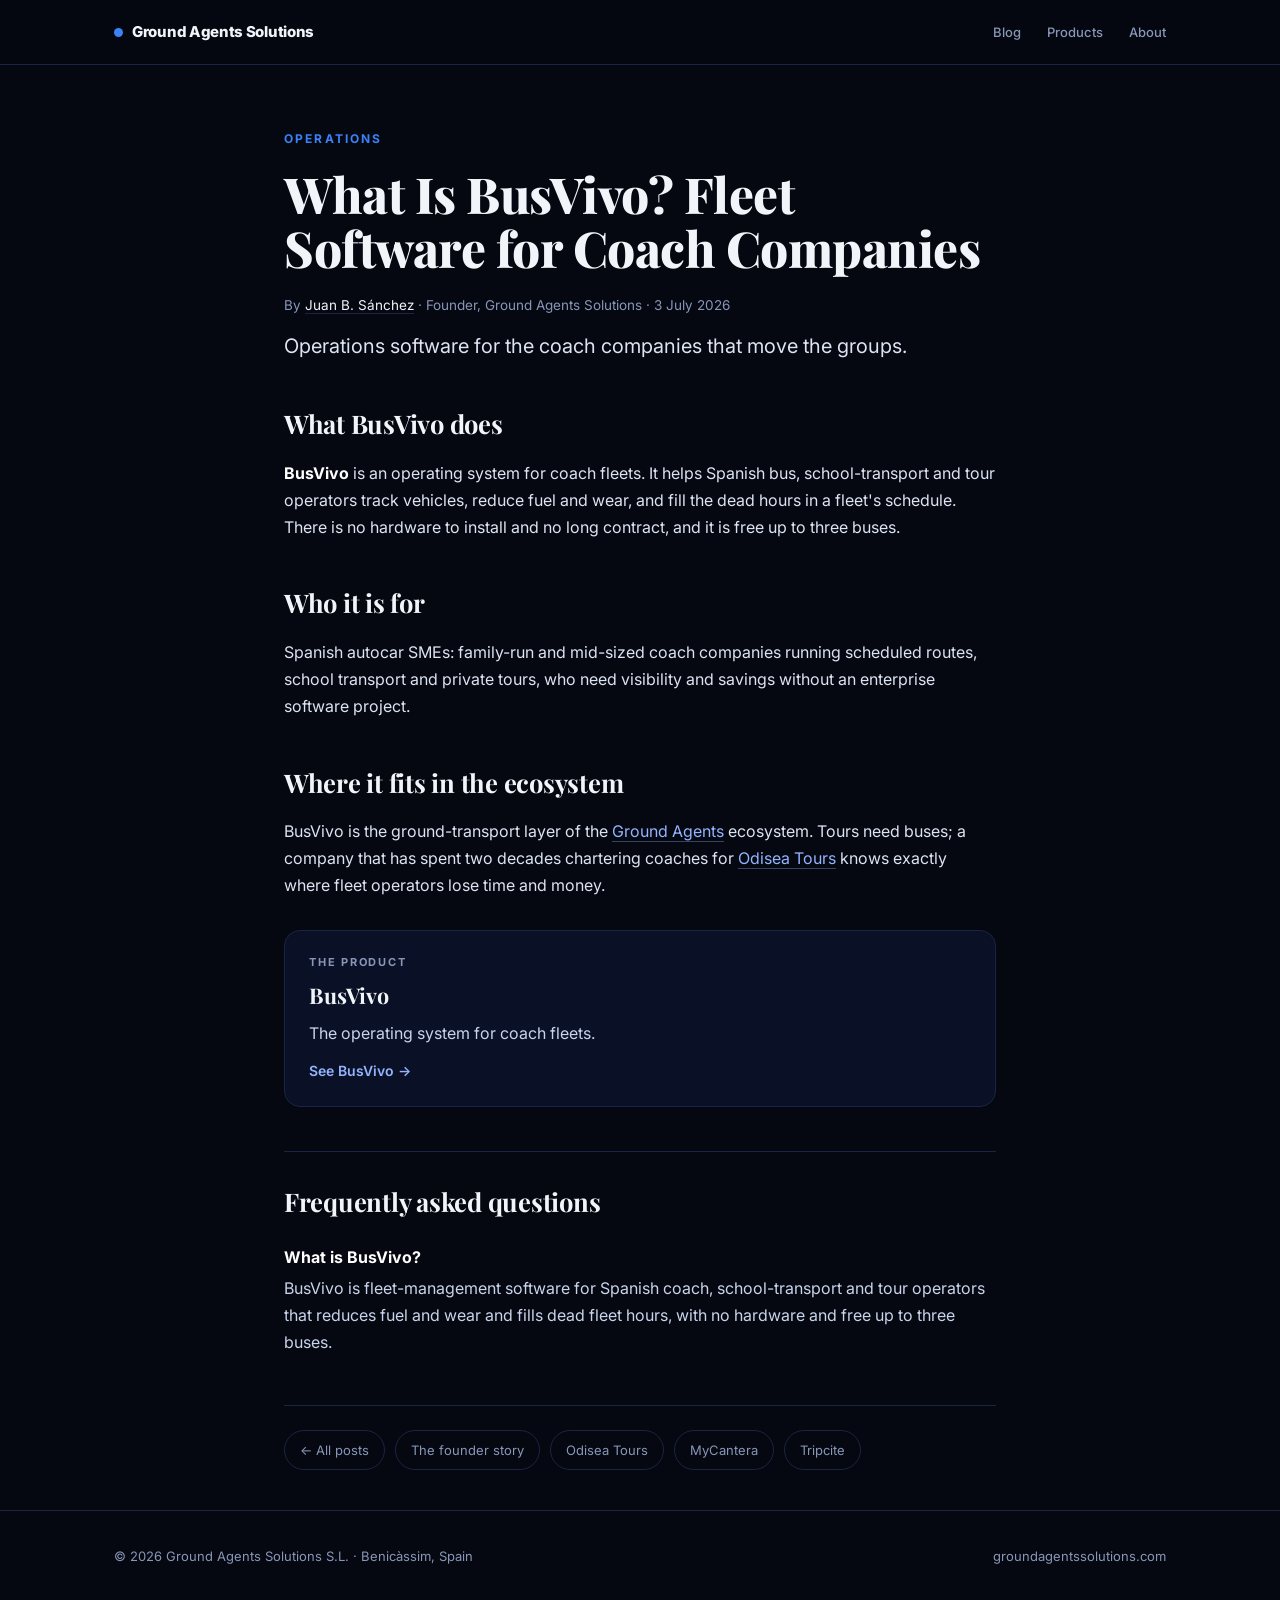
<file: blog/what-is-busvivo.html>
<!doctype html>
<html lang="en">
<head>
<meta charset="utf-8">
<meta name="viewport" content="width=device-width, initial-scale=1">
<title>What Is BusVivo? Fleet Software for Coach Companies | Ground Agents</title>
<meta name="description" content="BusVivo is fleet-management software for Spanish coach, school-transport and tour operators. It reduces fuel and wear and fills dead fleet hours. No hardware, no contracts, free up to 3 buses.">
<link rel="canonical" href="https://groundagentssolutions.com/blog/what-is-busvivo.html">
<meta property="og:type" content="article">
<meta property="og:title" content="What Is BusVivo? Fleet Software for Coach Companies">
<meta property="og:description" content="BusVivo is fleet-management software for Spanish coach, school-transport and tour operators. It reduces fuel and wear and fills dead fleet hours. No hardware, no contracts, free up to 3 buses.">
<meta property="og:url" content="https://groundagentssolutions.com/blog/what-is-busvivo.html">
<link rel="preconnect" href="https://fonts.googleapis.com">
<link href="https://fonts.googleapis.com/css2?family=Inter:wght@300;400;500;600;700;800&family=Playfair+Display:wght@600;700;800&display=swap" rel="stylesheet">
<link rel="icon" href="data:image/svg+xml,<svg xmlns='http://www.w3.org/2000/svg' viewBox='0 0 100 100'><text y='.9em' font-size='90'>G</text></svg>">
<link rel="stylesheet" href="/blog.css">
<script type="application/ld+json">{"@context":"https://schema.org","@type":"Article","headline":"What Is BusVivo? Fleet Software for Coach Companies","description":"BusVivo is fleet-management software for Spanish coach, school-transport and tour operators. It reduces fuel and wear and fills dead fleet hours. No hardware, no contracts, free up to 3 buses.","datePublished":"2026-07-03","dateModified":"2026-07-03","author":{"@type":"Person","name":"Juan B. Sánchez","@id":"https://groundagentssolutions.com/#juan-sanchez"},"publisher":{"@type":"Organization","name":"Ground Agents Solutions S.L.","url":"https://groundagentssolutions.com"},"mainEntityOfPage":"https://groundagentssolutions.com/blog/what-is-busvivo.html"}</script>
<script type="application/ld+json">{"@context":"https://schema.org","@type":"FAQPage","mainEntity":[{"@type":"Question","name":"What is BusVivo?","acceptedAnswer":{"@type":"Answer","text":"BusVivo is fleet-management software for Spanish coach, school-transport and tour operators that reduces fuel and wear and fills dead fleet hours, with no hardware and free up to three buses."}}]}</script>
</head>
<body>
<header class="topbar"><div class="wrap">
  <a class="brand" href="/"><span class="dot"></span>Ground Agents Solutions</a>
  <nav class="topnav"><a href="/blog/">Blog</a><a href="/#products">Products</a><a href="/#about">About</a></nav>
</div></header>

<article class="post"><div class="wrap">
  <div class="kicker">Operations</div>
  <h1>What Is BusVivo? Fleet Software for Coach Companies</h1>
  <div class="byline">By <a href="/blog/juan-sanchez-founder.html">Juan B. Sánchez</a> · Founder, Ground Agents Solutions · 3 July 2026</div>
  <p class="lede">Operations software for the coach companies that move the groups.</p>
  <h2>What BusVivo does</h2>
  <p><strong>BusVivo</strong> is an operating system for coach fleets. It helps Spanish bus, school-transport and tour operators track vehicles, reduce fuel and wear, and fill the dead hours in a fleet's schedule. There is no hardware to install and no long contract, and it is free up to three buses.</p>
  <h2>Who it is for</h2>
  <p>Spanish autocar SMEs: family-run and mid-sized coach companies running scheduled routes, school transport and private tours, who need visibility and savings without an enterprise software project.</p>
  <h2>Where it fits in the ecosystem</h2>
  <p>BusVivo is the ground-transport layer of the <a class="inline" href="/">Ground Agents</a> ecosystem. Tours need buses; a company that has spent two decades chartering coaches for <a class="inline" href="https://odisea-tours.com" target="_blank" rel="noopener">Odisea Tours</a> knows exactly where fleet operators lose time and money.</p>

  <div class="callout">
    <div class="k">The product</div>
    <div class="n">BusVivo</div>
    <p style="color:#c9d4ec;margin:6px 0 10px">The operating system for coach fleets.</p>
    <a href="https://busvivo.com" target="_blank" rel="noopener">See BusVivo →</a>
  </div>

  <div class="faq">
    <h2>Frequently asked questions</h2>
    <div class="q">What is BusVivo?</div>
    <p class="a">BusVivo is fleet-management software for Spanish coach, school-transport and tour operators that reduces fuel and wear and fills dead fleet hours, with no hardware and free up to three buses.</p>
  </div>

  <div class="more">
    <a href="/blog/">← All posts</a>
    <a href="/blog/juan-sanchez-founder.html">The founder story</a>
    <a href="/blog/what-is-odisea-tours.html">Odisea Tours</a>
    <a href="/blog/what-is-mycantera.html">MyCantera</a>
    <a href="/blog/what-is-tripcite.html">Tripcite</a>
  </div>
</div></article>

<footer class="site"><div class="wrap">
  <span>© 2026 Ground Agents Solutions S.L. · Benicàssim, Spain</span>
  <span><a href="/">groundagentssolutions.com</a></span>
</div></footer>
</body>
</html>
</file>
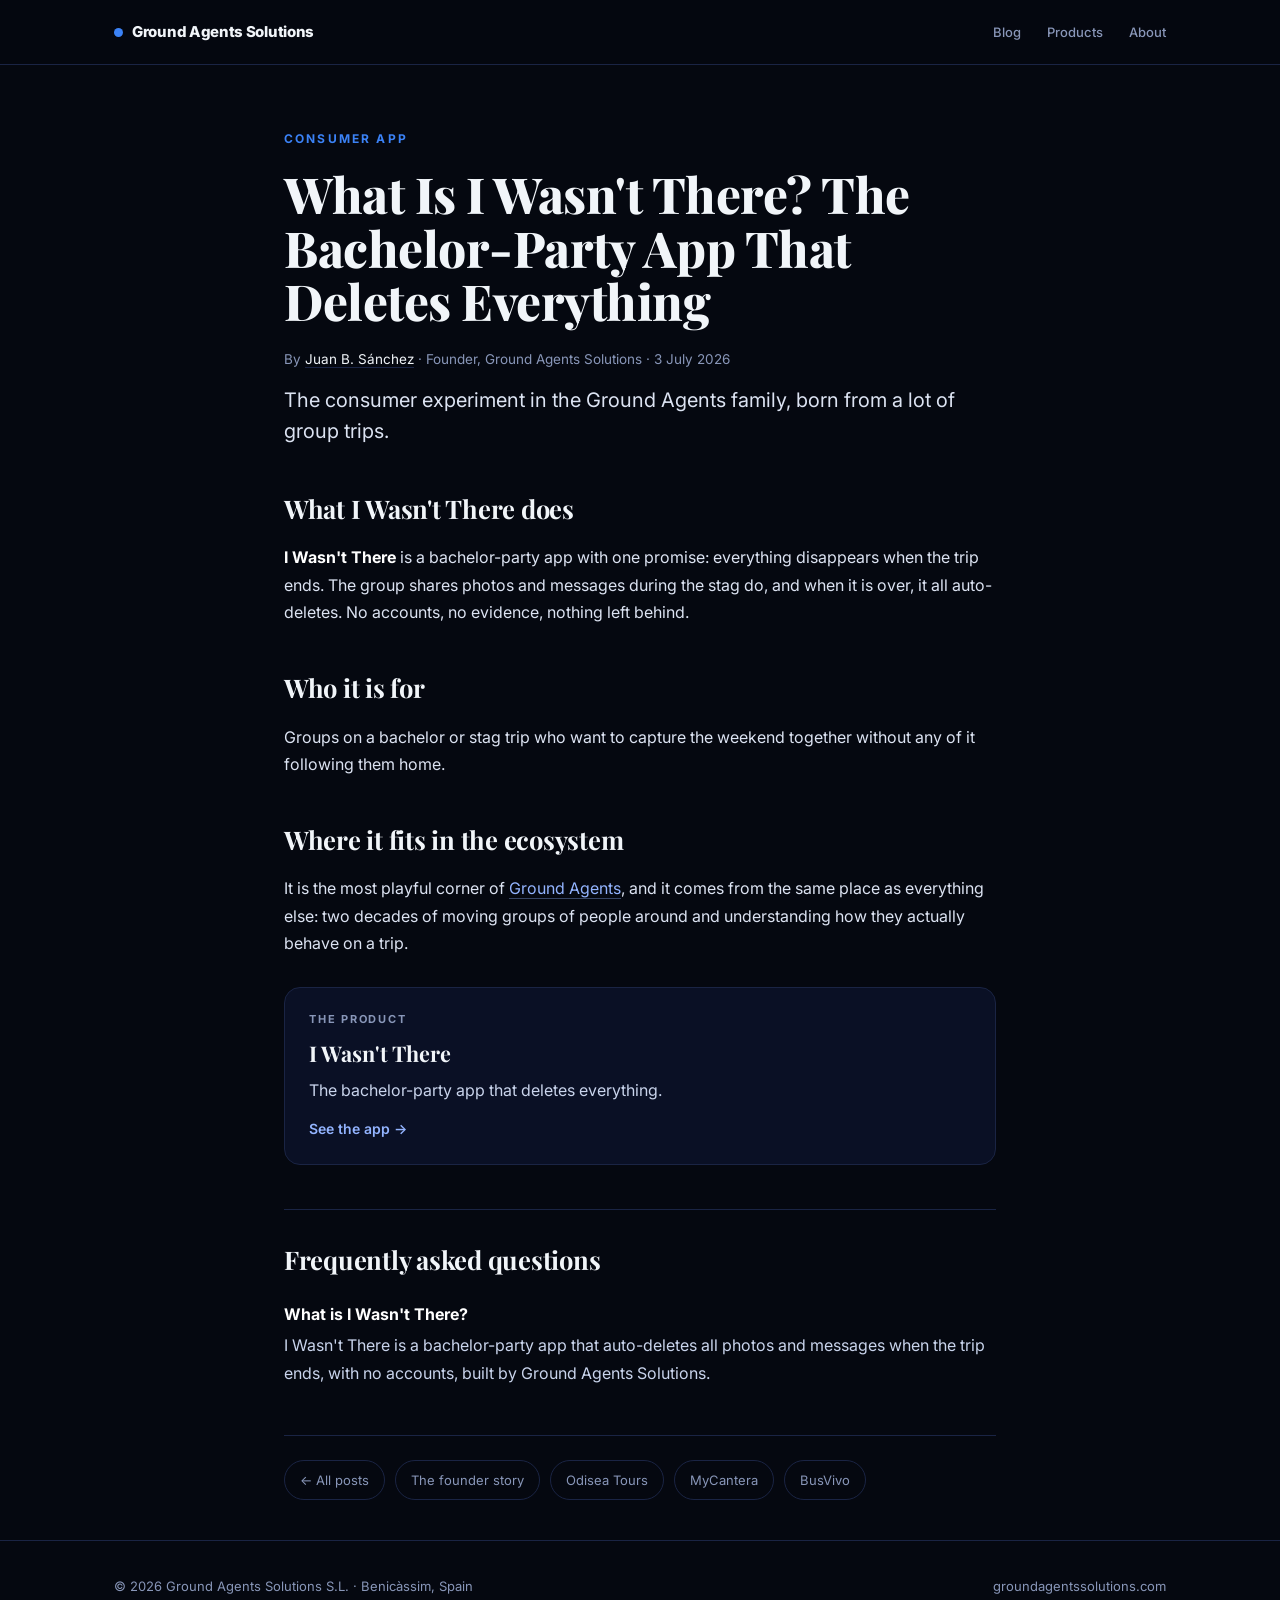
<file: blog/what-is-i-wasnt-there.html>
<!doctype html>
<html lang="en">
<head>
<meta charset="utf-8">
<meta name="viewport" content="width=device-width, initial-scale=1">
<title>What Is I Wasn't There? The Bachelor-Party App That Deletes Everything | Ground Agents</title>
<meta name="description" content="I Wasn't There is the stag-do app that auto-deletes all photos and messages when the trip ends. Share everything during the party, then it disappears. No accounts, no evidence.">
<link rel="canonical" href="https://groundagentssolutions.com/blog/what-is-i-wasnt-there.html">
<meta property="og:type" content="article">
<meta property="og:title" content="What Is I Wasn't There? The Bachelor-Party App That Deletes Everything">
<meta property="og:description" content="I Wasn't There is the stag-do app that auto-deletes all photos and messages when the trip ends. Share everything during the party, then it disappears. No accounts, no evidence.">
<meta property="og:url" content="https://groundagentssolutions.com/blog/what-is-i-wasnt-there.html">
<link rel="preconnect" href="https://fonts.googleapis.com">
<link href="https://fonts.googleapis.com/css2?family=Inter:wght@300;400;500;600;700;800&family=Playfair+Display:wght@600;700;800&display=swap" rel="stylesheet">
<link rel="icon" href="data:image/svg+xml,<svg xmlns='http://www.w3.org/2000/svg' viewBox='0 0 100 100'><text y='.9em' font-size='90'>G</text></svg>">
<link rel="stylesheet" href="/blog.css">
<script type="application/ld+json">{"@context":"https://schema.org","@type":"Article","headline":"What Is I Wasn't There? The Bachelor-Party App That Deletes Everything","description":"I Wasn't There is the stag-do app that auto-deletes all photos and messages when the trip ends. Share everything during the party, then it disappears. No accounts, no evidence.","datePublished":"2026-07-03","dateModified":"2026-07-03","author":{"@type":"Person","name":"Juan B. Sánchez","@id":"https://groundagentssolutions.com/#juan-sanchez"},"publisher":{"@type":"Organization","name":"Ground Agents Solutions S.L.","url":"https://groundagentssolutions.com"},"mainEntityOfPage":"https://groundagentssolutions.com/blog/what-is-i-wasnt-there.html"}</script>
<script type="application/ld+json">{"@context":"https://schema.org","@type":"FAQPage","mainEntity":[{"@type":"Question","name":"What is I Wasn't There?","acceptedAnswer":{"@type":"Answer","text":"I Wasn't There is a bachelor-party app that auto-deletes all photos and messages when the trip ends, with no accounts, built by Ground Agents Solutions."}}]}</script>
</head>
<body>
<header class="topbar"><div class="wrap">
  <a class="brand" href="/"><span class="dot"></span>Ground Agents Solutions</a>
  <nav class="topnav"><a href="/blog/">Blog</a><a href="/#products">Products</a><a href="/#about">About</a></nav>
</div></header>

<article class="post"><div class="wrap">
  <div class="kicker">Consumer app</div>
  <h1>What Is I Wasn't There? The Bachelor-Party App That Deletes Everything</h1>
  <div class="byline">By <a href="/blog/juan-sanchez-founder.html">Juan B. Sánchez</a> · Founder, Ground Agents Solutions · 3 July 2026</div>
  <p class="lede">The consumer experiment in the Ground Agents family, born from a lot of group trips.</p>
  <h2>What I Wasn't There does</h2>
  <p><strong>I Wasn't There</strong> is a bachelor-party app with one promise: everything disappears when the trip ends. The group shares photos and messages during the stag do, and when it is over, it all auto-deletes. No accounts, no evidence, nothing left behind.</p>
  <h2>Who it is for</h2>
  <p>Groups on a bachelor or stag trip who want to capture the weekend together without any of it following them home.</p>
  <h2>Where it fits in the ecosystem</h2>
  <p>It is the most playful corner of <a class="inline" href="/">Ground Agents</a>, and it comes from the same place as everything else: two decades of moving groups of people around and understanding how they actually behave on a trip.</p>

  <div class="callout">
    <div class="k">The product</div>
    <div class="n">I Wasn't There</div>
    <p style="color:#c9d4ec;margin:6px 0 10px">The bachelor-party app that deletes everything.</p>
    <a href="https://iwasntthere.com" target="_blank" rel="noopener">See the app →</a>
  </div>

  <div class="faq">
    <h2>Frequently asked questions</h2>
    <div class="q">What is I Wasn't There?</div>
    <p class="a">I Wasn't There is a bachelor-party app that auto-deletes all photos and messages when the trip ends, with no accounts, built by Ground Agents Solutions.</p>
  </div>

  <div class="more">
    <a href="/blog/">← All posts</a>
    <a href="/blog/juan-sanchez-founder.html">The founder story</a>
    <a href="/blog/what-is-odisea-tours.html">Odisea Tours</a>
    <a href="/blog/what-is-mycantera.html">MyCantera</a>
    <a href="/blog/what-is-busvivo.html">BusVivo</a>
  </div>
</div></article>

<footer class="site"><div class="wrap">
  <span>© 2026 Ground Agents Solutions S.L. · Benicàssim, Spain</span>
  <span><a href="/">groundagentssolutions.com</a></span>
</div></footer>
</body>
</html>
</file>
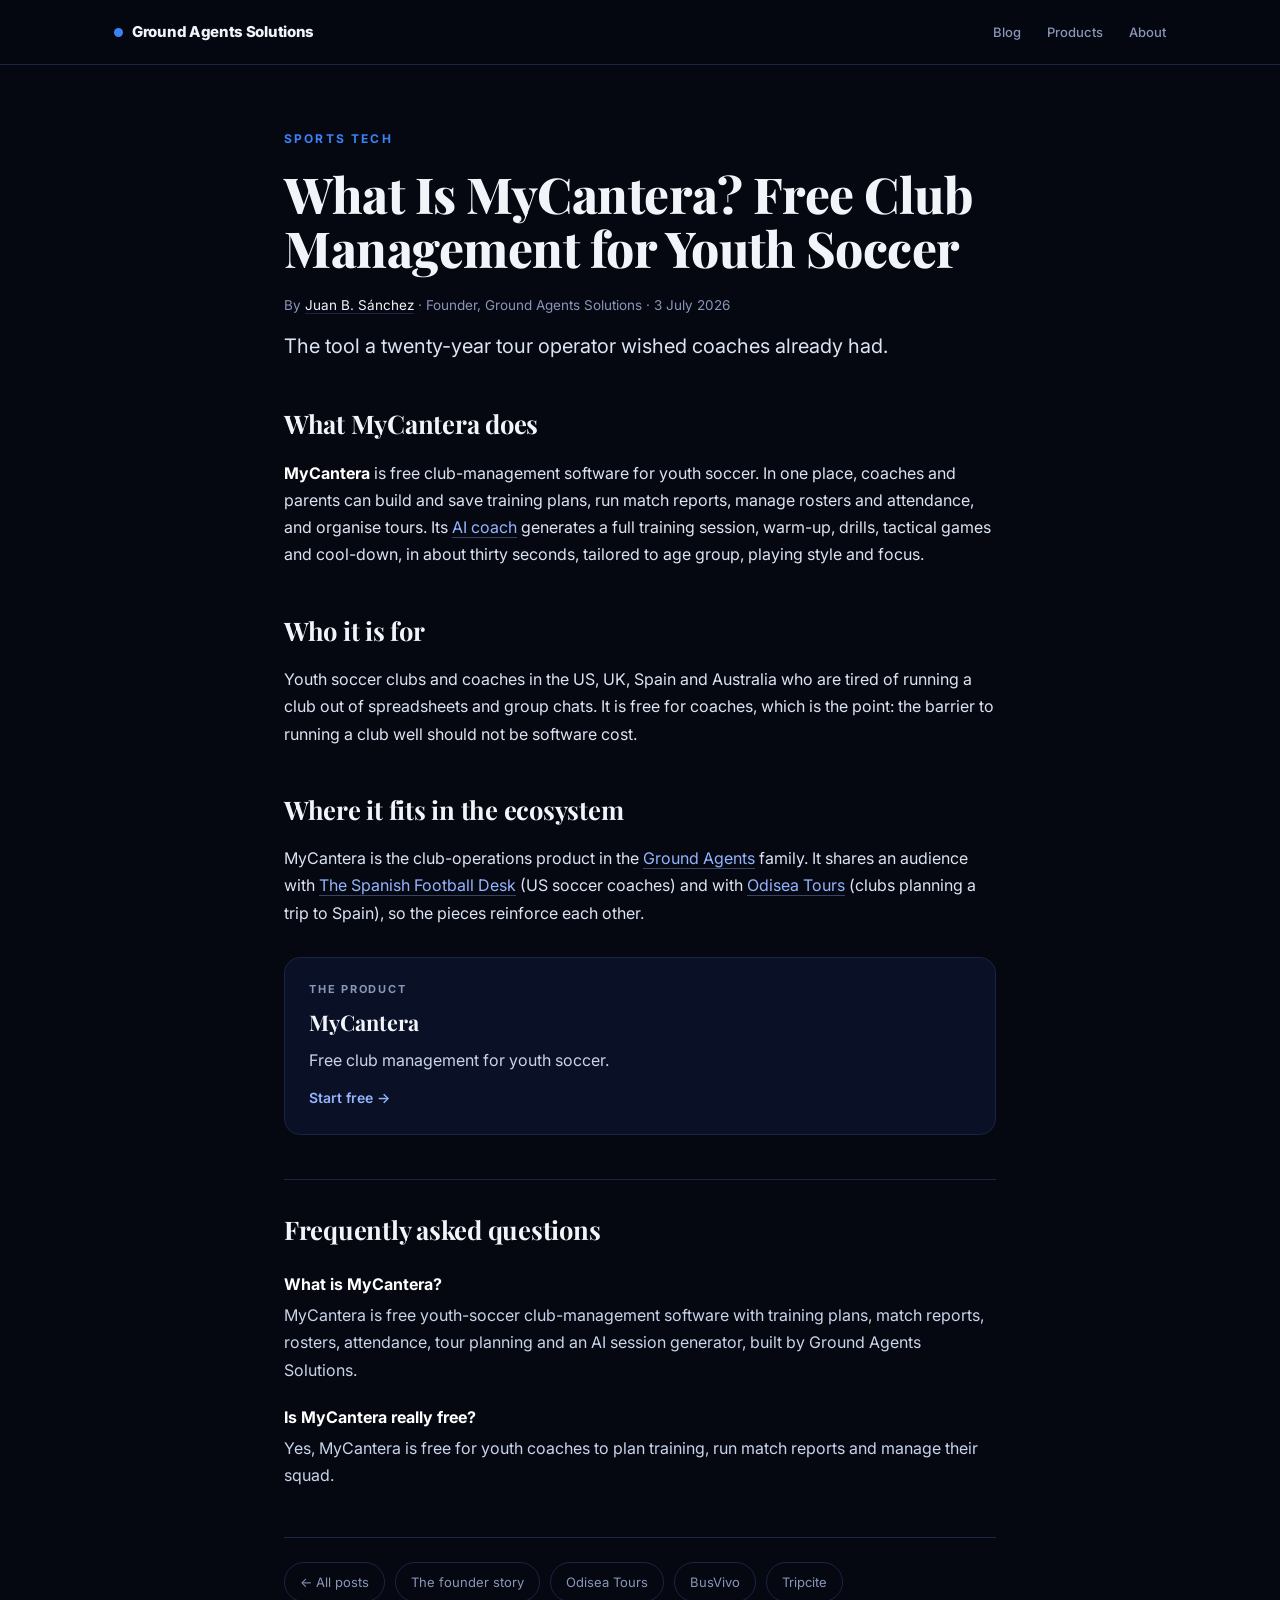
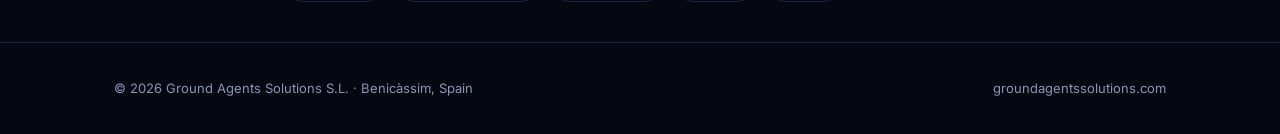
<file: blog/what-is-mycantera.html>
<!doctype html>
<html lang="en">
<head>
<meta charset="utf-8">
<meta name="viewport" content="width=device-width, initial-scale=1">
<title>What Is MyCantera? Free Club Management for Youth Soccer | Ground Agents</title>
<meta name="description" content="MyCantera is free youth-soccer club-management software: training plans, match reports, rosters, attendance and an AI coach. Here is what it does and who it is for.">
<link rel="canonical" href="https://groundagentssolutions.com/blog/what-is-mycantera.html">
<meta property="og:type" content="article">
<meta property="og:title" content="What Is MyCantera? Free Club Management for Youth Soccer">
<meta property="og:description" content="MyCantera is free youth-soccer club-management software: training plans, match reports, rosters, attendance and an AI coach. Here is what it does and who it is for.">
<meta property="og:url" content="https://groundagentssolutions.com/blog/what-is-mycantera.html">
<link rel="preconnect" href="https://fonts.googleapis.com">
<link href="https://fonts.googleapis.com/css2?family=Inter:wght@300;400;500;600;700;800&family=Playfair+Display:wght@600;700;800&display=swap" rel="stylesheet">
<link rel="icon" href="data:image/svg+xml,<svg xmlns='http://www.w3.org/2000/svg' viewBox='0 0 100 100'><text y='.9em' font-size='90'>G</text></svg>">
<link rel="stylesheet" href="/blog.css">
<script type="application/ld+json">{"@context":"https://schema.org","@type":"Article","headline":"What Is MyCantera? Free Club Management for Youth Soccer","description":"MyCantera is free youth-soccer club-management software: training plans, match reports, rosters, attendance and an AI coach. Here is what it does and who it is for.","datePublished":"2026-07-03","dateModified":"2026-07-03","author":{"@type":"Person","name":"Juan B. Sánchez","@id":"https://groundagentssolutions.com/#juan-sanchez"},"publisher":{"@type":"Organization","name":"Ground Agents Solutions S.L.","url":"https://groundagentssolutions.com"},"mainEntityOfPage":"https://groundagentssolutions.com/blog/what-is-mycantera.html"}</script>
<script type="application/ld+json">{"@context":"https://schema.org","@type":"FAQPage","mainEntity":[{"@type":"Question","name":"What is MyCantera?","acceptedAnswer":{"@type":"Answer","text":"MyCantera is free youth-soccer club-management software with training plans, match reports, rosters, attendance, tour planning and an AI session generator, built by Ground Agents Solutions."}},{"@type":"Question","name":"Is MyCantera really free?","acceptedAnswer":{"@type":"Answer","text":"Yes, MyCantera is free for youth coaches to plan training, run match reports and manage their squad."}}]}</script>
</head>
<body>
<header class="topbar"><div class="wrap">
  <a class="brand" href="/"><span class="dot"></span>Ground Agents Solutions</a>
  <nav class="topnav"><a href="/blog/">Blog</a><a href="/#products">Products</a><a href="/#about">About</a></nav>
</div></header>

<article class="post"><div class="wrap">
  <div class="kicker">Sports tech</div>
  <h1>What Is MyCantera? Free Club Management for Youth Soccer</h1>
  <div class="byline">By <a href="/blog/juan-sanchez-founder.html">Juan B. Sánchez</a> · Founder, Ground Agents Solutions · 3 July 2026</div>
  <p class="lede">The tool a twenty-year tour operator wished coaches already had.</p>
  <h2>What MyCantera does</h2>
  <p><strong>MyCantera</strong> is free club-management software for youth soccer. In one place, coaches and parents can build and save training plans, run match reports, manage rosters and attendance, and organise tours. Its <a class="inline" href="https://mycantera.com/coach" target="_blank" rel="noopener">AI coach</a> generates a full training session, warm-up, drills, tactical games and cool-down, in about thirty seconds, tailored to age group, playing style and focus.</p>
  <h2>Who it is for</h2>
  <p>Youth soccer clubs and coaches in the US, UK, Spain and Australia who are tired of running a club out of spreadsheets and group chats. It is free for coaches, which is the point: the barrier to running a club well should not be software cost.</p>
  <h2>Where it fits in the ecosystem</h2>
  <p>MyCantera is the club-operations product in the <a class="inline" href="/">Ground Agents</a> family. It shares an audience with <a class="inline" href="https://spanishfootballdesk.com" target="_blank" rel="noopener">The Spanish Football Desk</a> (US soccer coaches) and with <a class="inline" href="https://odisea-tours.com" target="_blank" rel="noopener">Odisea Tours</a> (clubs planning a trip to Spain), so the pieces reinforce each other.</p>

  <div class="callout">
    <div class="k">The product</div>
    <div class="n">MyCantera</div>
    <p style="color:#c9d4ec;margin:6px 0 10px">Free club management for youth soccer.</p>
    <a href="https://mycantera.com" target="_blank" rel="noopener">Start free →</a>
  </div>

  <div class="faq">
    <h2>Frequently asked questions</h2>
    <div class="q">What is MyCantera?</div>
    <p class="a">MyCantera is free youth-soccer club-management software with training plans, match reports, rosters, attendance, tour planning and an AI session generator, built by Ground Agents Solutions.</p>
    <div class="q">Is MyCantera really free?</div>
    <p class="a">Yes, MyCantera is free for youth coaches to plan training, run match reports and manage their squad.</p>
  </div>

  <div class="more">
    <a href="/blog/">← All posts</a>
    <a href="/blog/juan-sanchez-founder.html">The founder story</a>
    <a href="/blog/what-is-odisea-tours.html">Odisea Tours</a>
    <a href="/blog/what-is-busvivo.html">BusVivo</a>
    <a href="/blog/what-is-tripcite.html">Tripcite</a>
  </div>
</div></article>

<footer class="site"><div class="wrap">
  <span>© 2026 Ground Agents Solutions S.L. · Benicàssim, Spain</span>
  <span><a href="/">groundagentssolutions.com</a></span>
</div></footer>
</body>
</html>
</file>
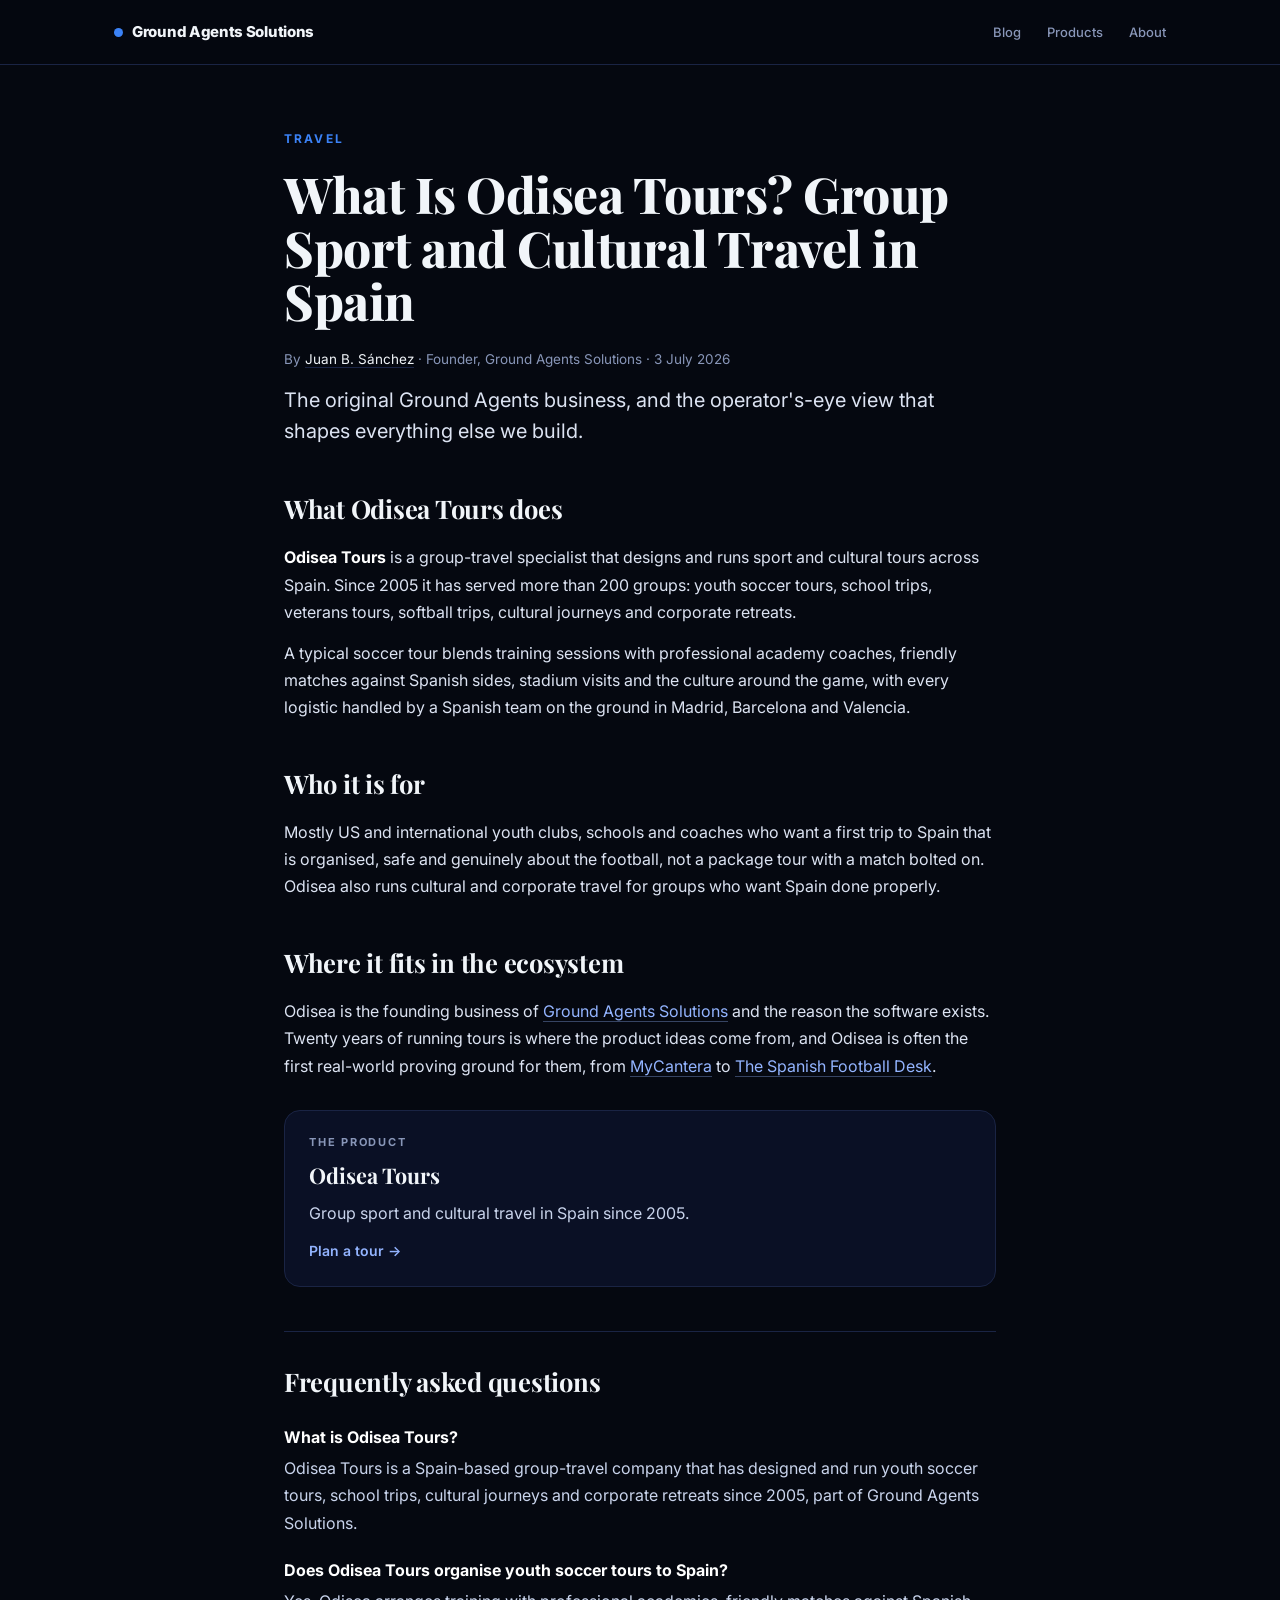
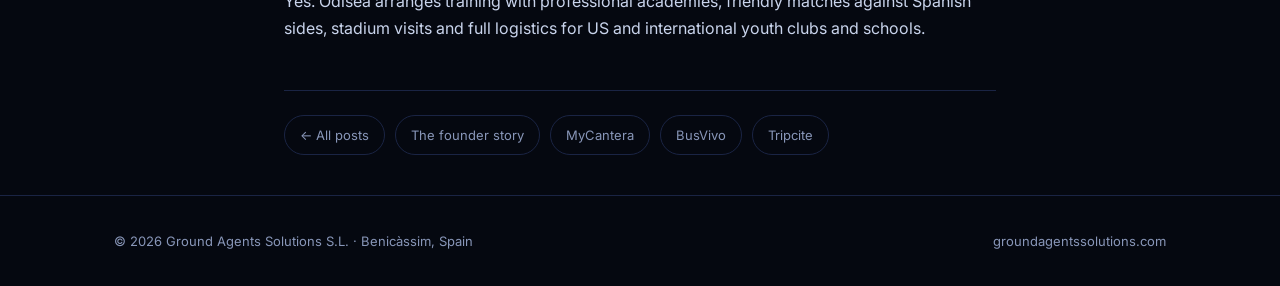
<file: blog/what-is-odisea-tours.html>
<!doctype html>
<html lang="en">
<head>
<meta charset="utf-8">
<meta name="viewport" content="width=device-width, initial-scale=1">
<title>What Is Odisea Tours? Group Sport and Cultural Travel in Spain | Ground Agents</title>
<meta name="description" content="Odisea Tours has designed and run youth soccer tours, school trips, cultural journeys and corporate retreats across Spain since 2005. Here is what it does and who it is for.">
<link rel="canonical" href="https://groundagentssolutions.com/blog/what-is-odisea-tours.html">
<meta property="og:type" content="article">
<meta property="og:title" content="What Is Odisea Tours? Group Sport and Cultural Travel in Spain">
<meta property="og:description" content="Odisea Tours has designed and run youth soccer tours, school trips, cultural journeys and corporate retreats across Spain since 2005. Here is what it does and who it is for.">
<meta property="og:url" content="https://groundagentssolutions.com/blog/what-is-odisea-tours.html">
<link rel="preconnect" href="https://fonts.googleapis.com">
<link href="https://fonts.googleapis.com/css2?family=Inter:wght@300;400;500;600;700;800&family=Playfair+Display:wght@600;700;800&display=swap" rel="stylesheet">
<link rel="icon" href="data:image/svg+xml,<svg xmlns='http://www.w3.org/2000/svg' viewBox='0 0 100 100'><text y='.9em' font-size='90'>G</text></svg>">
<link rel="stylesheet" href="/blog.css">
<script type="application/ld+json">{"@context":"https://schema.org","@type":"Article","headline":"What Is Odisea Tours? Group Sport and Cultural Travel in Spain","description":"Odisea Tours has designed and run youth soccer tours, school trips, cultural journeys and corporate retreats across Spain since 2005. Here is what it does and who it is for.","datePublished":"2026-07-03","dateModified":"2026-07-03","author":{"@type":"Person","name":"Juan B. Sánchez","@id":"https://groundagentssolutions.com/#juan-sanchez"},"publisher":{"@type":"Organization","name":"Ground Agents Solutions S.L.","url":"https://groundagentssolutions.com"},"mainEntityOfPage":"https://groundagentssolutions.com/blog/what-is-odisea-tours.html"}</script>
<script type="application/ld+json">{"@context":"https://schema.org","@type":"FAQPage","mainEntity":[{"@type":"Question","name":"What is Odisea Tours?","acceptedAnswer":{"@type":"Answer","text":"Odisea Tours is a Spain-based group-travel company that has designed and run youth soccer tours, school trips, cultural journeys and corporate retreats since 2005, part of Ground Agents Solutions."}},{"@type":"Question","name":"Does Odisea Tours organise youth soccer tours to Spain?","acceptedAnswer":{"@type":"Answer","text":"Yes. Odisea arranges training with professional academies, friendly matches against Spanish sides, stadium visits and full logistics for US and international youth clubs and schools."}}]}</script>
</head>
<body>
<header class="topbar"><div class="wrap">
  <a class="brand" href="/"><span class="dot"></span>Ground Agents Solutions</a>
  <nav class="topnav"><a href="/blog/">Blog</a><a href="/#products">Products</a><a href="/#about">About</a></nav>
</div></header>

<article class="post"><div class="wrap">
  <div class="kicker">Travel</div>
  <h1>What Is Odisea Tours? Group Sport and Cultural Travel in Spain</h1>
  <div class="byline">By <a href="/blog/juan-sanchez-founder.html">Juan B. Sánchez</a> · Founder, Ground Agents Solutions · 3 July 2026</div>
  <p class="lede">The original Ground Agents business, and the operator's-eye view that shapes everything else we build.</p>
  <h2>What Odisea Tours does</h2>
  <p><strong>Odisea Tours</strong> is a group-travel specialist that designs and runs sport and cultural tours across Spain. Since 2005 it has served more than 200 groups: youth soccer tours, school trips, veterans tours, softball trips, cultural journeys and corporate retreats.</p><p>A typical soccer tour blends training sessions with professional academy coaches, friendly matches against Spanish sides, stadium visits and the culture around the game, with every logistic handled by a Spanish team on the ground in Madrid, Barcelona and Valencia.</p>
  <h2>Who it is for</h2>
  <p>Mostly US and international youth clubs, schools and coaches who want a first trip to Spain that is organised, safe and genuinely about the football, not a package tour with a match bolted on. Odisea also runs cultural and corporate travel for groups who want Spain done properly.</p>
  <h2>Where it fits in the ecosystem</h2>
  <p>Odisea is the founding business of <a class="inline" href="/">Ground Agents Solutions</a> and the reason the software exists. Twenty years of running tours is where the product ideas come from, and Odisea is often the first real-world proving ground for them, from <a class="inline" href="https://mycantera.com" target="_blank" rel="noopener">MyCantera</a> to <a class="inline" href="https://spanishfootballdesk.com" target="_blank" rel="noopener">The Spanish Football Desk</a>.</p>

  <div class="callout">
    <div class="k">The product</div>
    <div class="n">Odisea Tours</div>
    <p style="color:#c9d4ec;margin:6px 0 10px">Group sport and cultural travel in Spain since 2005.</p>
    <a href="https://odisea-tours.com" target="_blank" rel="noopener">Plan a tour →</a>
  </div>

  <div class="faq">
    <h2>Frequently asked questions</h2>
    <div class="q">What is Odisea Tours?</div>
    <p class="a">Odisea Tours is a Spain-based group-travel company that has designed and run youth soccer tours, school trips, cultural journeys and corporate retreats since 2005, part of Ground Agents Solutions.</p>
    <div class="q">Does Odisea Tours organise youth soccer tours to Spain?</div>
    <p class="a">Yes. Odisea arranges training with professional academies, friendly matches against Spanish sides, stadium visits and full logistics for US and international youth clubs and schools.</p>
  </div>

  <div class="more">
    <a href="/blog/">← All posts</a>
    <a href="/blog/juan-sanchez-founder.html">The founder story</a>
    <a href="/blog/what-is-mycantera.html">MyCantera</a>
    <a href="/blog/what-is-busvivo.html">BusVivo</a>
    <a href="/blog/what-is-tripcite.html">Tripcite</a>
  </div>
</div></article>

<footer class="site"><div class="wrap">
  <span>© 2026 Ground Agents Solutions S.L. · Benicàssim, Spain</span>
  <span><a href="/">groundagentssolutions.com</a></span>
</div></footer>
</body>
</html>
</file>
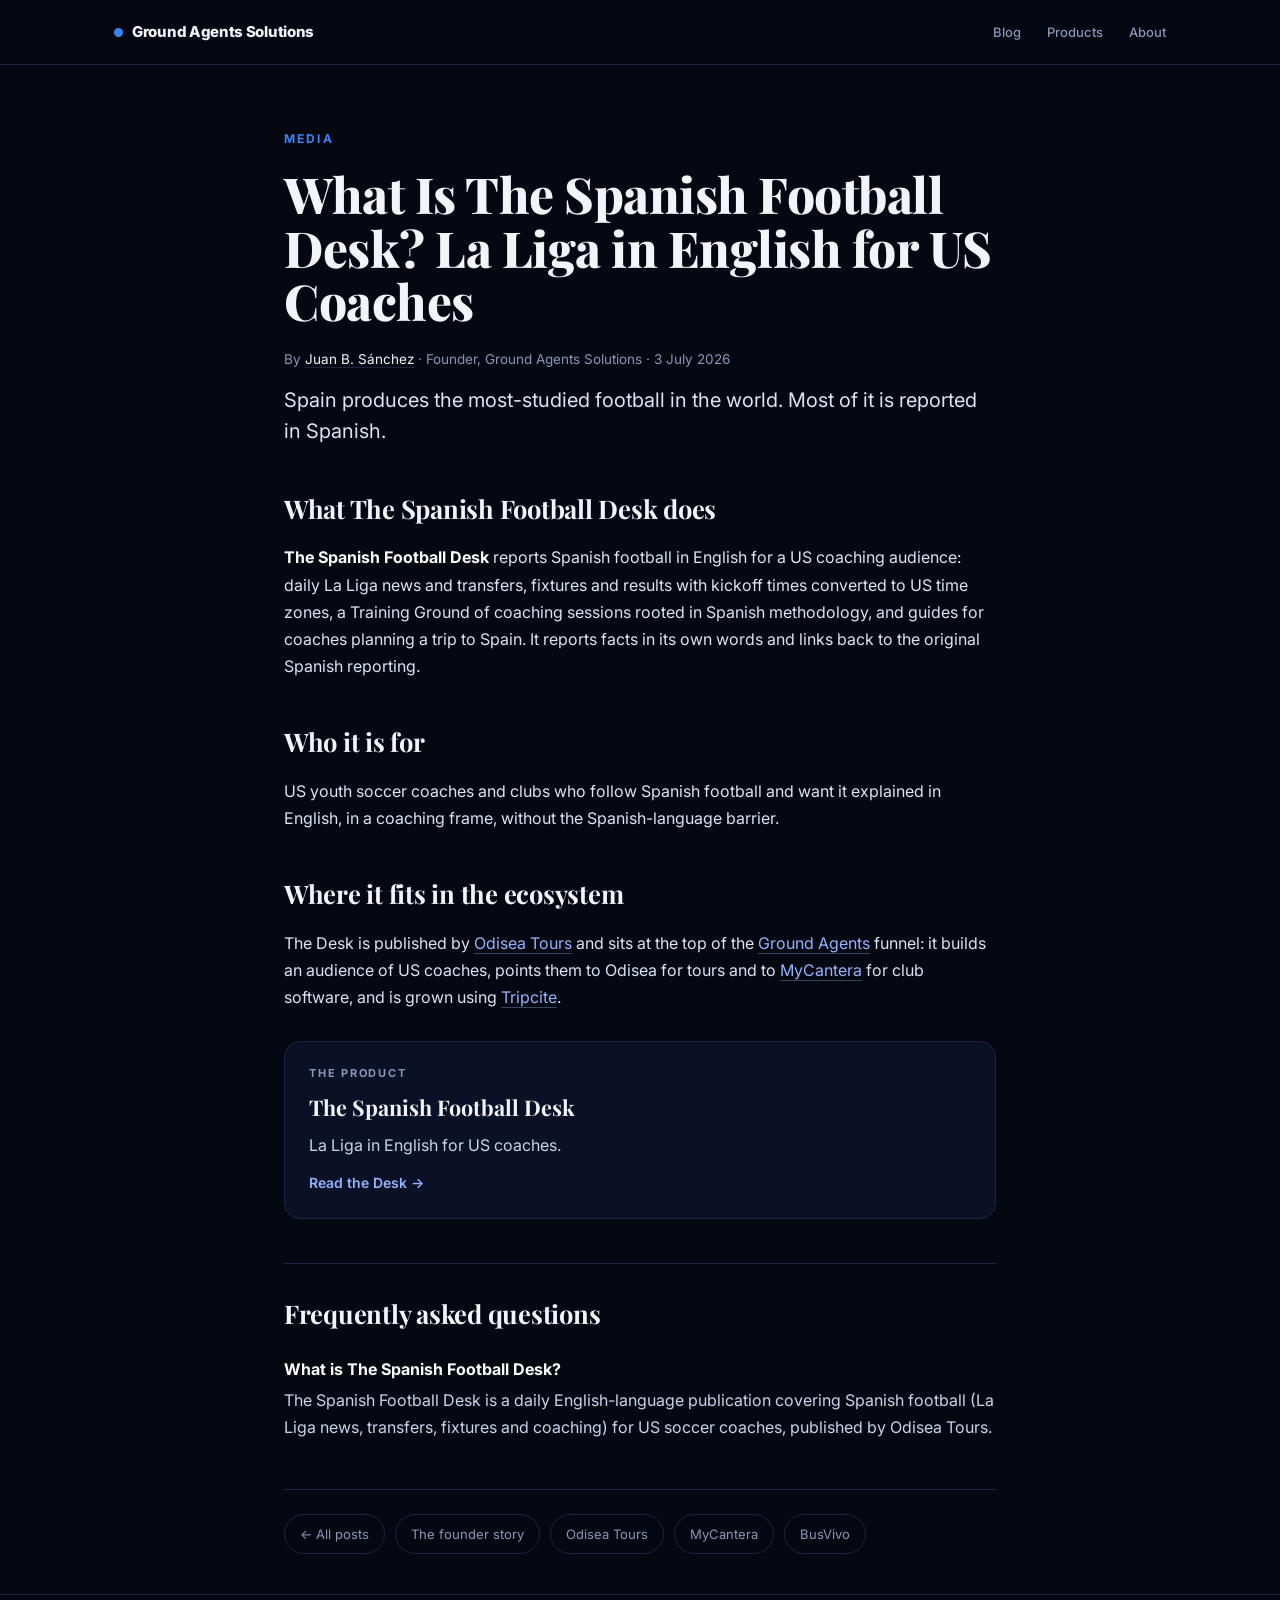
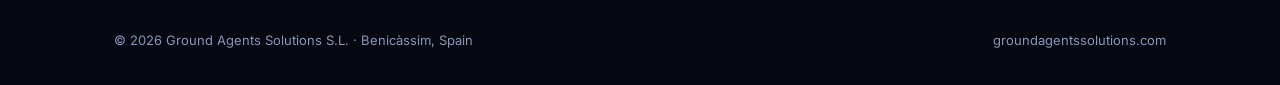
<file: blog/what-is-spanish-football-desk.html>
<!doctype html>
<html lang="en">
<head>
<meta charset="utf-8">
<meta name="viewport" content="width=device-width, initial-scale=1">
<title>What Is The Spanish Football Desk? La Liga in English for US Coaches | Ground Agents</title>
<meta name="description" content="The Spanish Football Desk is a daily English-language publication covering Spanish football for US soccer coaches: La Liga news, transfers, fixtures with US kickoff times and coaching sessions.">
<link rel="canonical" href="https://groundagentssolutions.com/blog/what-is-spanish-football-desk.html">
<meta property="og:type" content="article">
<meta property="og:title" content="What Is The Spanish Football Desk? La Liga in English for US Coaches">
<meta property="og:description" content="The Spanish Football Desk is a daily English-language publication covering Spanish football for US soccer coaches: La Liga news, transfers, fixtures with US kickoff times and coaching sessions.">
<meta property="og:url" content="https://groundagentssolutions.com/blog/what-is-spanish-football-desk.html">
<link rel="preconnect" href="https://fonts.googleapis.com">
<link href="https://fonts.googleapis.com/css2?family=Inter:wght@300;400;500;600;700;800&family=Playfair+Display:wght@600;700;800&display=swap" rel="stylesheet">
<link rel="icon" href="data:image/svg+xml,<svg xmlns='http://www.w3.org/2000/svg' viewBox='0 0 100 100'><text y='.9em' font-size='90'>G</text></svg>">
<link rel="stylesheet" href="/blog.css">
<script type="application/ld+json">{"@context":"https://schema.org","@type":"Article","headline":"What Is The Spanish Football Desk? La Liga in English for US Coaches","description":"The Spanish Football Desk is a daily English-language publication covering Spanish football for US soccer coaches: La Liga news, transfers, fixtures with US kickoff times and coaching sessions.","datePublished":"2026-07-03","dateModified":"2026-07-03","author":{"@type":"Person","name":"Juan B. Sánchez","@id":"https://groundagentssolutions.com/#juan-sanchez"},"publisher":{"@type":"Organization","name":"Ground Agents Solutions S.L.","url":"https://groundagentssolutions.com"},"mainEntityOfPage":"https://groundagentssolutions.com/blog/what-is-spanish-football-desk.html"}</script>
<script type="application/ld+json">{"@context":"https://schema.org","@type":"FAQPage","mainEntity":[{"@type":"Question","name":"What is The Spanish Football Desk?","acceptedAnswer":{"@type":"Answer","text":"The Spanish Football Desk is a daily English-language publication covering Spanish football (La Liga news, transfers, fixtures and coaching) for US soccer coaches, published by Odisea Tours."}}]}</script>
</head>
<body>
<header class="topbar"><div class="wrap">
  <a class="brand" href="/"><span class="dot"></span>Ground Agents Solutions</a>
  <nav class="topnav"><a href="/blog/">Blog</a><a href="/#products">Products</a><a href="/#about">About</a></nav>
</div></header>

<article class="post"><div class="wrap">
  <div class="kicker">Media</div>
  <h1>What Is The Spanish Football Desk? La Liga in English for US Coaches</h1>
  <div class="byline">By <a href="/blog/juan-sanchez-founder.html">Juan B. Sánchez</a> · Founder, Ground Agents Solutions · 3 July 2026</div>
  <p class="lede">Spain produces the most-studied football in the world. Most of it is reported in Spanish.</p>
  <h2>What The Spanish Football Desk does</h2>
  <p><strong>The Spanish Football Desk</strong> reports Spanish football in English for a US coaching audience: daily La Liga news and transfers, fixtures and results with kickoff times converted to US time zones, a Training Ground of coaching sessions rooted in Spanish methodology, and guides for coaches planning a trip to Spain. It reports facts in its own words and links back to the original Spanish reporting.</p>
  <h2>Who it is for</h2>
  <p>US youth soccer coaches and clubs who follow Spanish football and want it explained in English, in a coaching frame, without the Spanish-language barrier.</p>
  <h2>Where it fits in the ecosystem</h2>
  <p>The Desk is published by <a class="inline" href="https://odisea-tours.com" target="_blank" rel="noopener">Odisea Tours</a> and sits at the top of the <a class="inline" href="/">Ground Agents</a> funnel: it builds an audience of US coaches, points them to Odisea for tours and to <a class="inline" href="https://mycantera.com" target="_blank" rel="noopener">MyCantera</a> for club software, and is grown using <a class="inline" href="https://tripcite.com" target="_blank" rel="noopener">Tripcite</a>.</p>

  <div class="callout">
    <div class="k">The product</div>
    <div class="n">The Spanish Football Desk</div>
    <p style="color:#c9d4ec;margin:6px 0 10px">La Liga in English for US coaches.</p>
    <a href="https://spanishfootballdesk.com" target="_blank" rel="noopener">Read the Desk →</a>
  </div>

  <div class="faq">
    <h2>Frequently asked questions</h2>
    <div class="q">What is The Spanish Football Desk?</div>
    <p class="a">The Spanish Football Desk is a daily English-language publication covering Spanish football (La Liga news, transfers, fixtures and coaching) for US soccer coaches, published by Odisea Tours.</p>
  </div>

  <div class="more">
    <a href="/blog/">← All posts</a>
    <a href="/blog/juan-sanchez-founder.html">The founder story</a>
    <a href="/blog/what-is-odisea-tours.html">Odisea Tours</a>
    <a href="/blog/what-is-mycantera.html">MyCantera</a>
    <a href="/blog/what-is-busvivo.html">BusVivo</a>
  </div>
</div></article>

<footer class="site"><div class="wrap">
  <span>© 2026 Ground Agents Solutions S.L. · Benicàssim, Spain</span>
  <span><a href="/">groundagentssolutions.com</a></span>
</div></footer>
</body>
</html>
</file>
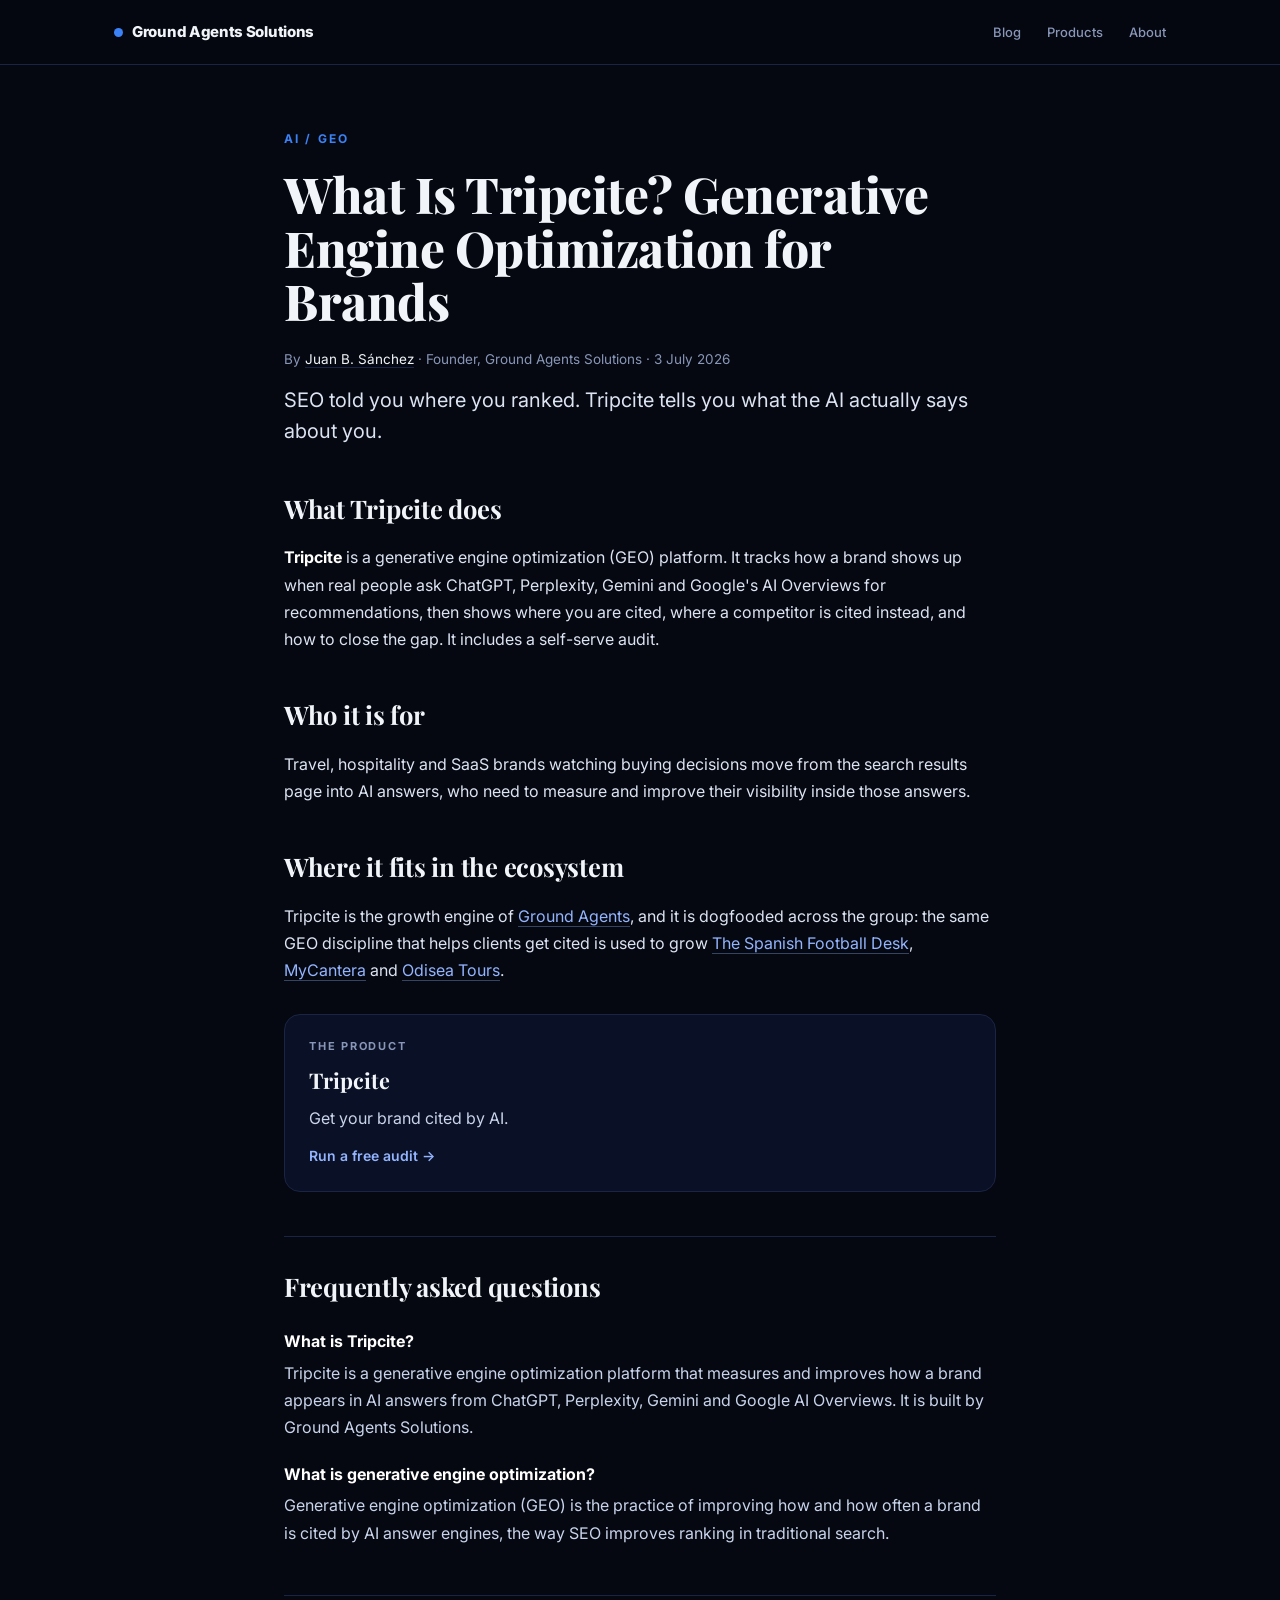
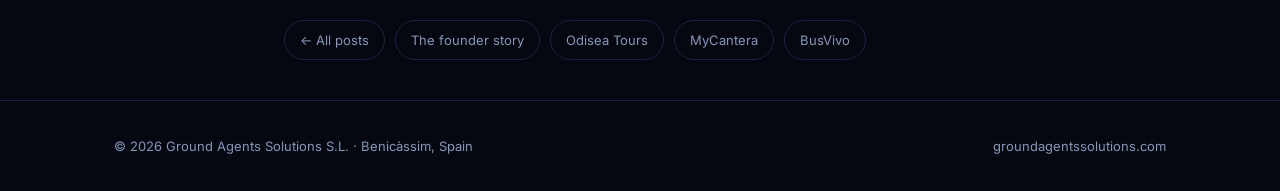
<file: blog/what-is-tripcite.html>
<!doctype html>
<html lang="en">
<head>
<meta charset="utf-8">
<meta name="viewport" content="width=device-width, initial-scale=1">
<title>What Is Tripcite? Generative Engine Optimization for Brands | Ground Agents</title>
<meta name="description" content="Tripcite measures and improves how brands appear in AI answers from ChatGPT, Perplexity, Gemini and Google AI Overviews. Generative engine optimization for travel, hospitality and SaaS.">
<link rel="canonical" href="https://groundagentssolutions.com/blog/what-is-tripcite.html">
<meta property="og:type" content="article">
<meta property="og:title" content="What Is Tripcite? Generative Engine Optimization for Brands">
<meta property="og:description" content="Tripcite measures and improves how brands appear in AI answers from ChatGPT, Perplexity, Gemini and Google AI Overviews. Generative engine optimization for travel, hospitality and SaaS.">
<meta property="og:url" content="https://groundagentssolutions.com/blog/what-is-tripcite.html">
<link rel="preconnect" href="https://fonts.googleapis.com">
<link href="https://fonts.googleapis.com/css2?family=Inter:wght@300;400;500;600;700;800&family=Playfair+Display:wght@600;700;800&display=swap" rel="stylesheet">
<link rel="icon" href="data:image/svg+xml,<svg xmlns='http://www.w3.org/2000/svg' viewBox='0 0 100 100'><text y='.9em' font-size='90'>G</text></svg>">
<link rel="stylesheet" href="/blog.css">
<script type="application/ld+json">{"@context":"https://schema.org","@type":"Article","headline":"What Is Tripcite? Generative Engine Optimization for Brands","description":"Tripcite measures and improves how brands appear in AI answers from ChatGPT, Perplexity, Gemini and Google AI Overviews. Generative engine optimization for travel, hospitality and SaaS.","datePublished":"2026-07-03","dateModified":"2026-07-03","author":{"@type":"Person","name":"Juan B. Sánchez","@id":"https://groundagentssolutions.com/#juan-sanchez"},"publisher":{"@type":"Organization","name":"Ground Agents Solutions S.L.","url":"https://groundagentssolutions.com"},"mainEntityOfPage":"https://groundagentssolutions.com/blog/what-is-tripcite.html"}</script>
<script type="application/ld+json">{"@context":"https://schema.org","@type":"FAQPage","mainEntity":[{"@type":"Question","name":"What is Tripcite?","acceptedAnswer":{"@type":"Answer","text":"Tripcite is a generative engine optimization platform that measures and improves how a brand appears in AI answers from ChatGPT, Perplexity, Gemini and Google AI Overviews. It is built by Ground Agents Solutions."}},{"@type":"Question","name":"What is generative engine optimization?","acceptedAnswer":{"@type":"Answer","text":"Generative engine optimization (GEO) is the practice of improving how and how often a brand is cited by AI answer engines, the way SEO improves ranking in traditional search."}}]}</script>
</head>
<body>
<header class="topbar"><div class="wrap">
  <a class="brand" href="/"><span class="dot"></span>Ground Agents Solutions</a>
  <nav class="topnav"><a href="/blog/">Blog</a><a href="/#products">Products</a><a href="/#about">About</a></nav>
</div></header>

<article class="post"><div class="wrap">
  <div class="kicker">AI / GEO</div>
  <h1>What Is Tripcite? Generative Engine Optimization for Brands</h1>
  <div class="byline">By <a href="/blog/juan-sanchez-founder.html">Juan B. Sánchez</a> · Founder, Ground Agents Solutions · 3 July 2026</div>
  <p class="lede">SEO told you where you ranked. Tripcite tells you what the AI actually says about you.</p>
  <h2>What Tripcite does</h2>
  <p><strong>Tripcite</strong> is a generative engine optimization (GEO) platform. It tracks how a brand shows up when real people ask ChatGPT, Perplexity, Gemini and Google's AI Overviews for recommendations, then shows where you are cited, where a competitor is cited instead, and how to close the gap. It includes a self-serve audit.</p>
  <h2>Who it is for</h2>
  <p>Travel, hospitality and SaaS brands watching buying decisions move from the search results page into AI answers, who need to measure and improve their visibility inside those answers.</p>
  <h2>Where it fits in the ecosystem</h2>
  <p>Tripcite is the growth engine of <a class="inline" href="/">Ground Agents</a>, and it is dogfooded across the group: the same GEO discipline that helps clients get cited is used to grow <a class="inline" href="https://spanishfootballdesk.com" target="_blank" rel="noopener">The Spanish Football Desk</a>, <a class="inline" href="https://mycantera.com" target="_blank" rel="noopener">MyCantera</a> and <a class="inline" href="https://odisea-tours.com" target="_blank" rel="noopener">Odisea Tours</a>.</p>

  <div class="callout">
    <div class="k">The product</div>
    <div class="n">Tripcite</div>
    <p style="color:#c9d4ec;margin:6px 0 10px">Get your brand cited by AI.</p>
    <a href="https://tripcite.com" target="_blank" rel="noopener">Run a free audit →</a>
  </div>

  <div class="faq">
    <h2>Frequently asked questions</h2>
    <div class="q">What is Tripcite?</div>
    <p class="a">Tripcite is a generative engine optimization platform that measures and improves how a brand appears in AI answers from ChatGPT, Perplexity, Gemini and Google AI Overviews. It is built by Ground Agents Solutions.</p>
    <div class="q">What is generative engine optimization?</div>
    <p class="a">Generative engine optimization (GEO) is the practice of improving how and how often a brand is cited by AI answer engines, the way SEO improves ranking in traditional search.</p>
  </div>

  <div class="more">
    <a href="/blog/">← All posts</a>
    <a href="/blog/juan-sanchez-founder.html">The founder story</a>
    <a href="/blog/what-is-odisea-tours.html">Odisea Tours</a>
    <a href="/blog/what-is-mycantera.html">MyCantera</a>
    <a href="/blog/what-is-busvivo.html">BusVivo</a>
  </div>
</div></article>

<footer class="site"><div class="wrap">
  <span>© 2026 Ground Agents Solutions S.L. · Benicàssim, Spain</span>
  <span><a href="/">groundagentssolutions.com</a></span>
</div></footer>
</body>
</html>
</file>
<file: blog.css>
:root{
  --bg:#050810; --surface:#0a1025; --border:#1a2444;
  --text:#f1f5f9; --text-muted:#8896b8; --accent:#3b82f6;
}
*{box-sizing:border-box;margin:0;padding:0}
html{scroll-behavior:smooth}
body{
  background:var(--bg); color:var(--text);
  font-family:'Inter',-apple-system,BlinkMacSystemFont,sans-serif;
  line-height:1.7; -webkit-font-smoothing:antialiased;
}
a{color:inherit}
.wrap{max-width:760px;margin:0 auto;padding:0 24px}

/* top bar */
.topbar{border-bottom:1px solid var(--border);position:sticky;top:0;background:rgba(5,8,16,.85);backdrop-filter:blur(12px);z-index:10}
.topbar .wrap{max-width:1100px;display:flex;align-items:center;justify-content:space-between;height:64px}
.brand{font-weight:800;letter-spacing:-.02em;text-decoration:none;font-size:15px;display:flex;align-items:center;gap:9px}
.brand .dot{width:9px;height:9px;border-radius:50%;background:var(--accent)}
.topnav a{color:var(--text-muted);text-decoration:none;font-size:13px;font-weight:500;margin-left:26px;transition:color .2s}
.topnav a:hover{color:var(--text)}

/* article */
.post{padding:64px 0 40px}
.kicker{font-size:12px;letter-spacing:.18em;text-transform:uppercase;color:var(--accent);font-weight:700;margin-bottom:18px}
.post h1{font-family:'Playfair Display',serif;font-weight:800;font-size:clamp(2rem,5vw,3.1rem);line-height:1.08;letter-spacing:-.01em}
.byline{margin-top:20px;color:var(--text-muted);font-size:13.5px}
.byline a{color:var(--text);text-decoration:none;border-bottom:1px solid var(--border)}
.lede{font-size:1.25rem;line-height:1.55;color:#c9d4ec;margin:32px 0 8px}
.post h2{font-family:'Playfair Display',serif;font-weight:700;font-size:1.6rem;margin:40px 0 10px;letter-spacing:-.01em}
.post h3{font-size:1.1rem;font-weight:700;margin:26px 0 6px}
.post p{margin:14px 0;color:#dce3f2}
.post ul{margin:14px 0 14px 22px;color:#dce3f2}
.post li{margin:7px 0}
.post strong{color:#fff}
.post a.inline{color:#93b4ff;text-decoration:none;border-bottom:1px solid rgba(147,180,255,.35)}
.post a.inline:hover{border-color:#93b4ff}

/* product callout */
.callout{border:1px solid var(--border);border-radius:16px;background:var(--surface);padding:22px 24px;margin:30px 0}
.callout .k{font-size:11px;letter-spacing:.16em;text-transform:uppercase;color:var(--text-muted);font-weight:700}
.callout .n{font-family:'Playfair Display',serif;font-size:1.35rem;font-weight:700;margin:6px 0 4px}
.callout a{color:#93b4ff;text-decoration:none;font-size:14px;font-weight:600}

/* faq */
.faq{margin-top:44px;border-top:1px solid var(--border);padding-top:28px}
.faq h2{margin-top:0}
.faq .q{font-weight:700;color:#fff;margin-top:20px}
.faq .a{color:#c9d4ec;margin-top:4px}

/* related */
.more{margin-top:48px;border-top:1px solid var(--border);padding-top:24px;display:flex;flex-wrap:wrap;gap:10px}
.more a{border:1px solid var(--border);border-radius:999px;padding:8px 15px;font-size:13px;color:var(--text-muted);text-decoration:none;transition:all .2s}
.more a:hover{color:var(--text);border-color:#2a3a66}

/* blog index */
.hero{padding:70px 0 26px}
.hero h1{font-family:'Playfair Display',serif;font-weight:800;font-size:clamp(2.2rem,6vw,3.4rem);letter-spacing:-.01em}
.hero p{color:var(--text-muted);font-size:1.05rem;margin-top:14px;max-width:56ch}
.postlist{padding:10px 0 70px}
.postlink{display:block;text-decoration:none;color:inherit;border-top:1px solid var(--border);padding:22px 0;transition:padding .25s}
.postlink:hover{padding-left:8px}
.postlink .c{font-size:12px;letter-spacing:.14em;text-transform:uppercase;color:var(--accent);font-weight:700}
.postlink h2{font-family:'Playfair Display',serif;font-weight:700;font-size:1.5rem;margin:6px 0;letter-spacing:-.01em}
.postlink p{color:var(--text-muted);font-size:.95rem}

footer.site{border-top:1px solid var(--border);padding:34px 0;color:var(--text-muted);font-size:13px}
footer.site .wrap{max-width:1100px;display:flex;flex-wrap:wrap;gap:8px 20px;justify-content:space-between}
footer.site a{color:var(--text-muted);text-decoration:none}
footer.site a:hover{color:var(--text)}
</file>
